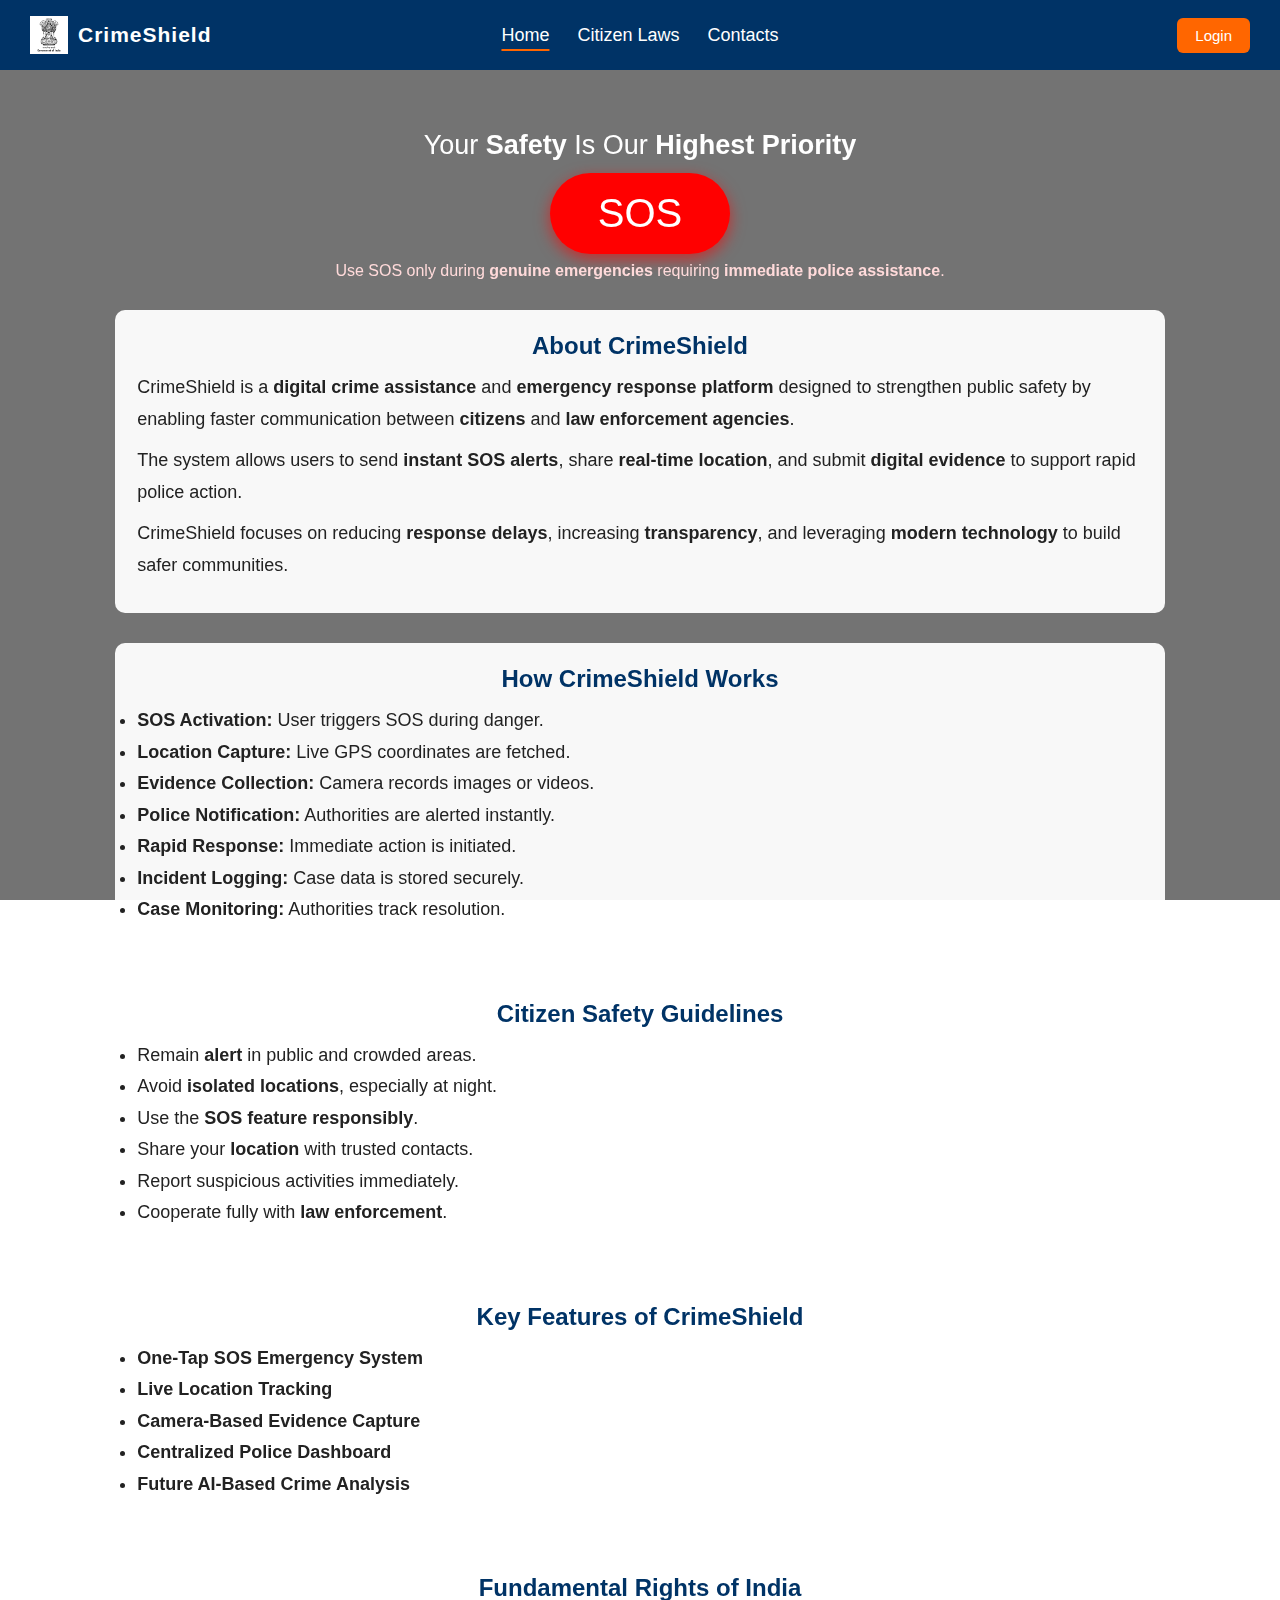
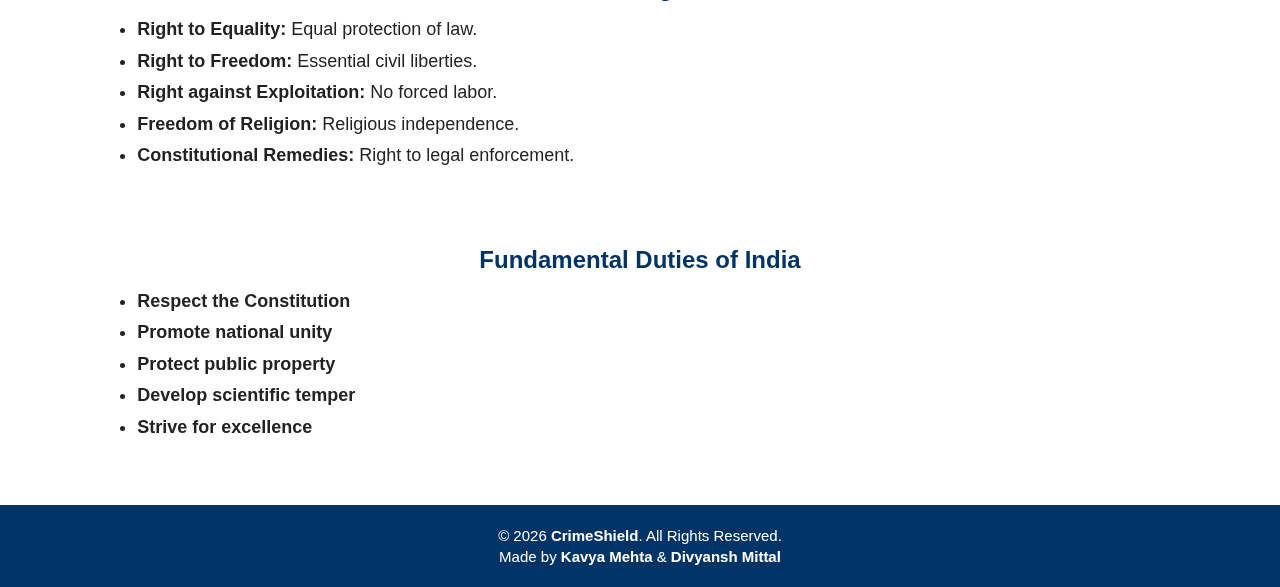
<file: index.html>
<!DOCTYPE html>
<html lang="en">
<head>
    <meta charset="UTF-8">
    <meta name="viewport" content="width=device-width, initial-scale=1.0">
    <title>CrimeShield - Home</title>
    <link rel="stylesheet" href="css/sos.css">
</head>
<body>

    <!-- FIXED NAVBAR -->
    <div class="navbar">
        <div class="logo">
            <img src="images/ashok_pillar.jpg" alt="Ashok Pillar">
            <span class="crime-title">CrimeShield</span>
        </div>

        <ul class="nav-links">
            <li><a href="index.html" class="active">Home</a></li>
            <li><a href="Citizen_Laws.html" class="nav-animate">Citizen Laws</a></li>
            <li><a href="Contacts.html">Contacts</a></li>
        </ul>

        <button class="login-btn" data-link="login_page.html">
    Login
</button>

    </div>

    <!-- PAGE CONTENT -->
    <div class="page-content" id="pageContent">

        <!-- SOS SECTION -->
        <div class="container">
            <div class="tagline">
                Your <strong>Safety</strong> Is Our <strong>Highest Priority</strong>
            </div>
            <button class="sos-btn" onclick="handleSOS()">SOS</button>
            <p class="emergency-note">
                Use SOS only during <strong>genuine emergencies</strong> requiring
                <strong>immediate police assistance</strong>.
            </p>
        </div>

        <!-- ABOUT -->
        <div class="info-section">
            <h2>About <strong>CrimeShield</strong></h2>
            <p>
                CrimeShield is a <strong>digital crime assistance</strong> and
                <strong>emergency response platform</strong> designed to strengthen
                public safety by enabling faster communication between
                <strong>citizens</strong> and <strong>law enforcement agencies</strong>.
            </p>
            <p>
                The system allows users to send <strong>instant SOS alerts</strong>,
                share <strong>real-time location</strong>, and submit
                <strong>digital evidence</strong> to support rapid police action.
            </p>
            <p>
                CrimeShield focuses on reducing <strong>response delays</strong>,
                increasing <strong>transparency</strong>, and leveraging
                <strong>modern technology</strong> to build safer communities.
            </p>
        </div>

        <!-- HOW IT WORKS -->
        <div class="info-section">
            <h2>How <strong>CrimeShield</strong> Works</h2>
            <ul>
                <li><strong>SOS Activation:</strong> User triggers SOS during danger.</li>
                <li><strong>Location Capture:</strong> Live GPS coordinates are fetched.</li>
                <li><strong>Evidence Collection:</strong> Camera records images or videos.</li>
                <li><strong>Police Notification:</strong> Authorities are alerted instantly.</li>
                <li><strong>Rapid Response:</strong> Immediate action is initiated.</li>
                <li><strong>Incident Logging:</strong> Case data is stored securely.</li>
                <li><strong>Case Monitoring:</strong> Authorities track resolution.</li>
            </ul>
        </div>

        <!-- SAFETY GUIDELINES -->
        <div class="info-section">
            <h2>Citizen <strong>Safety Guidelines</strong></h2>
            <ul>
                <li>Remain <strong>alert</strong> in public and crowded areas.</li>
                <li>Avoid <strong>isolated locations</strong>, especially at night.</li>
                <li>Use the <strong>SOS feature responsibly</strong>.</li>
                <li>Share your <strong>location</strong> with trusted contacts.</li>
                <li>Report suspicious activities immediately.</li>
                <li>Cooperate fully with <strong>law enforcement</strong>.</li>
            </ul>
        </div>

        <!-- KEY FEATURES -->
        <div class="info-section">
            <h2>Key <strong>Features</strong> of CrimeShield</h2>
            <ul>
                <li><strong>One-Tap SOS Emergency System</strong></li>
                <li><strong>Live Location Tracking</strong></li>
                <li><strong>Camera-Based Evidence Capture</strong></li>
                <li><strong>Centralized Police Dashboard</strong></li>
                <li><strong>Future AI-Based Crime Analysis</strong></li>
            </ul>
        </div>

        <!-- FUNDAMENTAL RIGHTS -->
        <div class="rights-section">
            <h2>Fundamental <strong>Rights</strong> of India</h2>
            <ul>
                <li><strong>Right to Equality:</strong> Equal protection of law.</li>
                <li><strong>Right to Freedom:</strong> Essential civil liberties.</li>
                <li><strong>Right against Exploitation:</strong> No forced labor.</li>
                <li><strong>Freedom of Religion:</strong> Religious independence.</li>
                <li><strong>Constitutional Remedies:</strong> Right to legal enforcement.</li>
            </ul>
        </div>

        <!-- FUNDAMENTAL DUTIES -->
        <div class="rights-section">
            <h2>Fundamental <strong>Duties</strong> of India</h2>
            <ul>
                <li><strong>Respect the Constitution</strong></li>
                <li><strong>Promote national unity</strong></li>
                <li><strong>Protect public property</strong></li>
                <li><strong>Develop scientific temper</strong></li>
                <li><strong>Strive for excellence</strong></li>
            </ul>
        </div>

        <!-- FOOTER -->
        <footer class="footer">
            <p>© 2026 <strong>CrimeShield</strong>. All Rights Reserved.</p>
            <p>Made by <strong>Kavya Mehta</strong> & <strong>Divyansh Mittal</strong></p>
        </footer>

    </div>

    <script src="js/sos.js"></script>
</body>
</html>
</file>
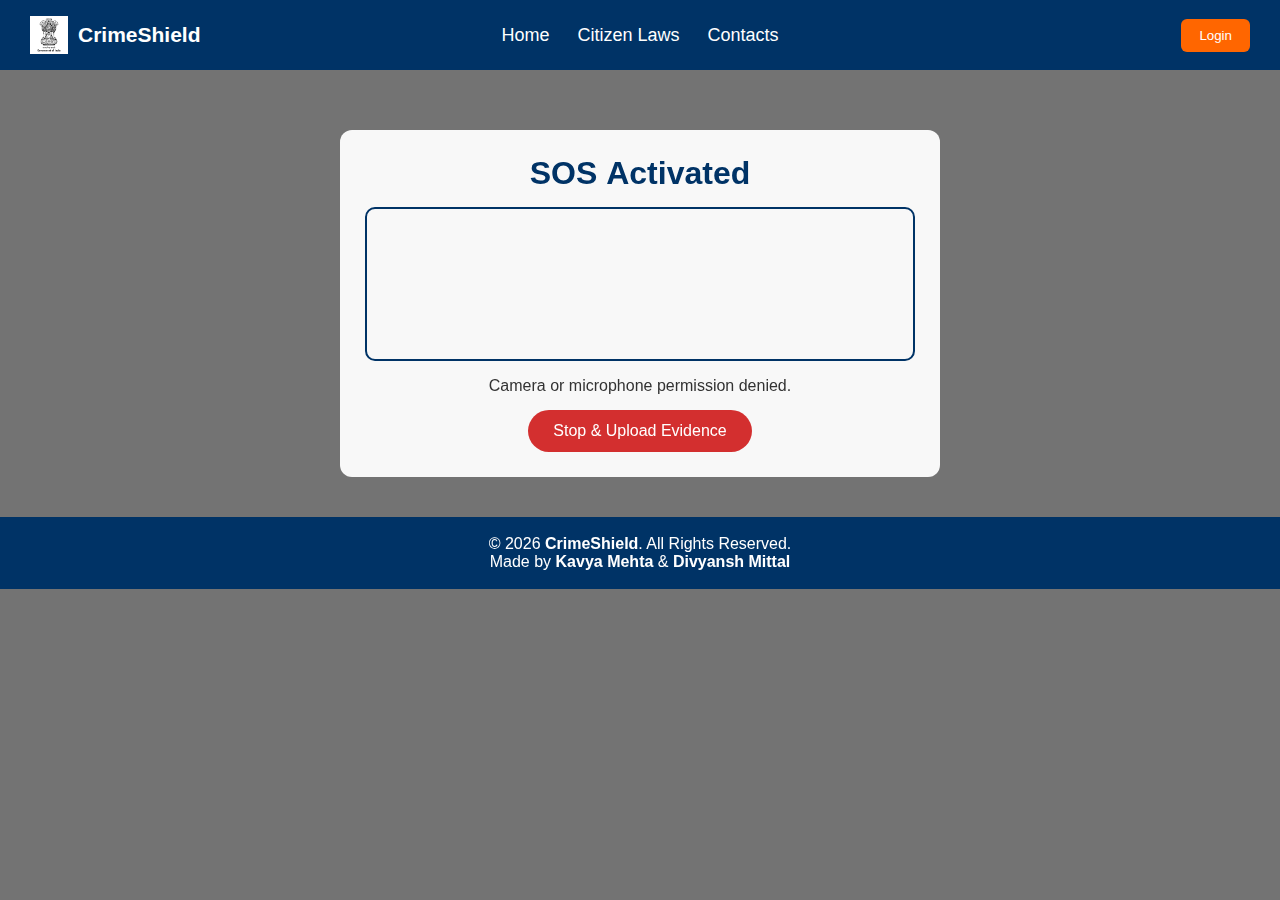
<file: camera.html>
<!DOCTYPE html>
<html lang="en">
<head>
    <meta charset="UTF-8">
    <title>CrimeShield - SOS Camera</title>
    <meta name="viewport" content="width=device-width, initial-scale=1.0">

    <!-- MAIN UI STYLE -->
    <link rel="stylesheet" href="css/camera.css">
</head>
<body>

<!-- FIXED NAVBAR -->
<div class="navbar">
    <div class="logo">
        <img src="images/ashok_pillar.jpg" alt="Ashok Pillar">
        <span class="crime-title">CrimeShield</span>
    </div>

    <ul class="nav-links">
        <li><a href="index.html">Home</a></li>
        <li><a href="Citizen_Laws.html">Citizen Laws</a></li>
        <li><a href="Contacts.html">Contacts</a></li>
    </ul>

    <button class="login-btn" data-link="login_page.html">
        Login
    </button>
</div>

<!-- PAGE CONTENT -->
<div class="page-content" id="pageContent">

    <div class="camera-container">
        <h1>SOS <strong>Activated</strong></h1>

        <video id="video" autoplay muted></video>

        <p class="status-text" id="status">
            Initializing emergency services...
        </p>

        <button class="stop-btn">
            Stop & Upload Evidence
        </button>
    </div>

    <!-- FOOTER -->
    <footer class="footer">
        <p>© 2026 <strong>CrimeShield</strong>. All Rights Reserved.</p>
        <p>Made by <strong>Kavya Mehta</strong> & <strong>Divyansh Mittal</strong></p>
    </footer>

</div>

<script src="js/camera.js"></script>
</body>
</html>
</file>
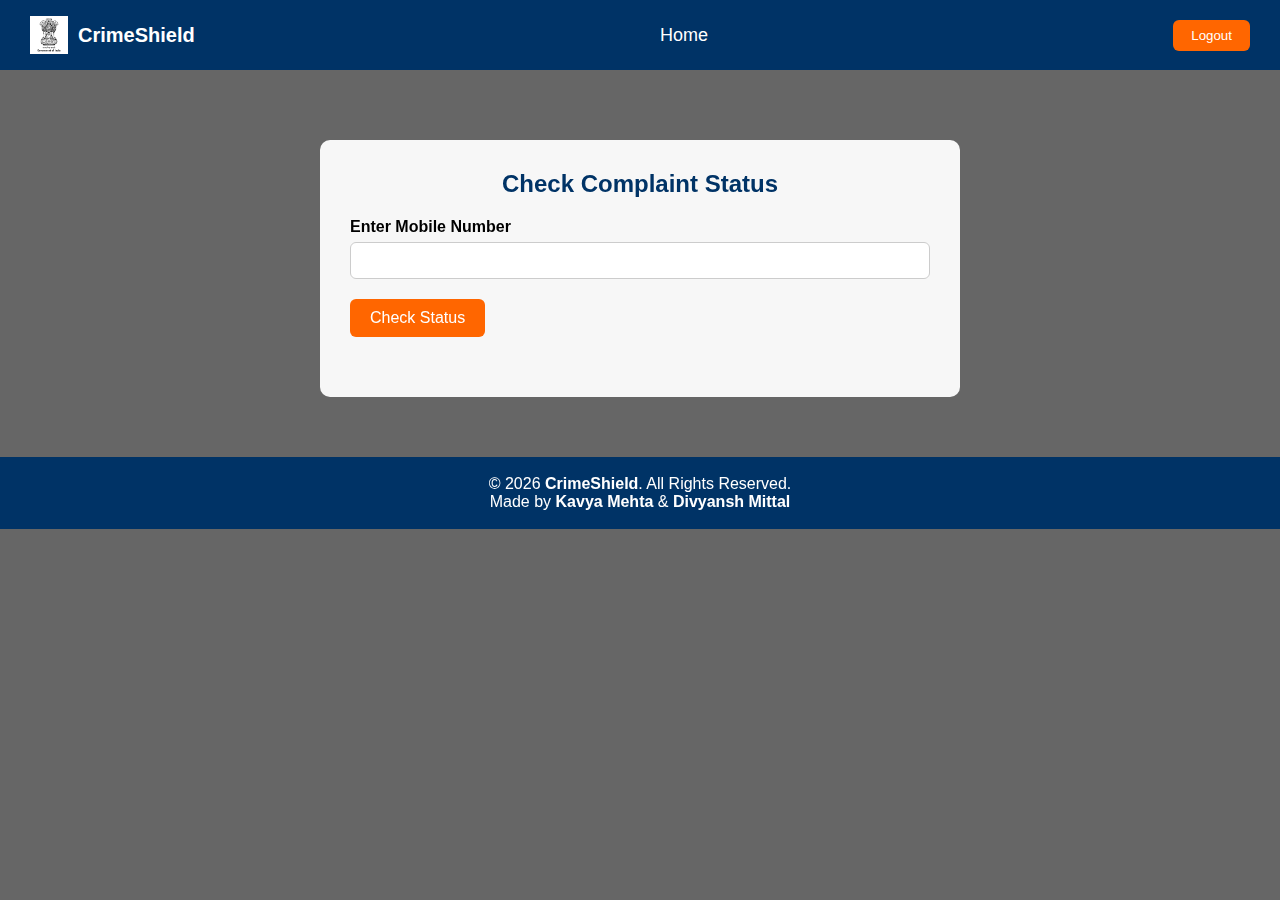
<file: check_status.html>
<!DOCTYPE html>
<html lang="en">
<head>
    <meta charset="UTF-8">
    <title>CrimeShield - Check Complaint Status</title>
    <meta name="viewport" content="width=device-width, initial-scale=1.0">

    <link rel="stylesheet" href="css/check_status.css">
</head>
<body>

<!-- NAVBAR -->
<div class="navbar">
    <a href="citizen_dashboard.html" class="logo">
        <img src="images/ashok_pillar.jpg" alt="Ashok Pillar">
        <span class="crime-title">CrimeShield</span>
    </a>

    <ul class="nav-links">
        <li><a href="citizen_dashboard.html">Home</a></li>
    </ul>

    <button class="login-btn" id="logoutBtn">Logout</button>
</div>

<!-- PAGE CONTENT -->
<div class="page-content" id="pageContent">

    <div class="form-container">
        <h2>Check <strong>Complaint Status</strong></h2>

        <form id="statusForm">
            <label>Enter Mobile Number</label>
            <input type="text" id="mobileInput" required>

            <button type="submit" class="submit-btn">
                Check Status
            </button>
        </form>

        <div id="results"></div>
    </div>

    <footer class="footer">
        <p>© 2026 <strong>CrimeShield</strong>. All Rights Reserved.</p>
        <p>Made by <strong>Kavya Mehta</strong> & <strong>Divyansh Mittal</strong></p>
    </footer>

</div>

<script src="js/check_status.js"></script>

</body>
</html>
</file>
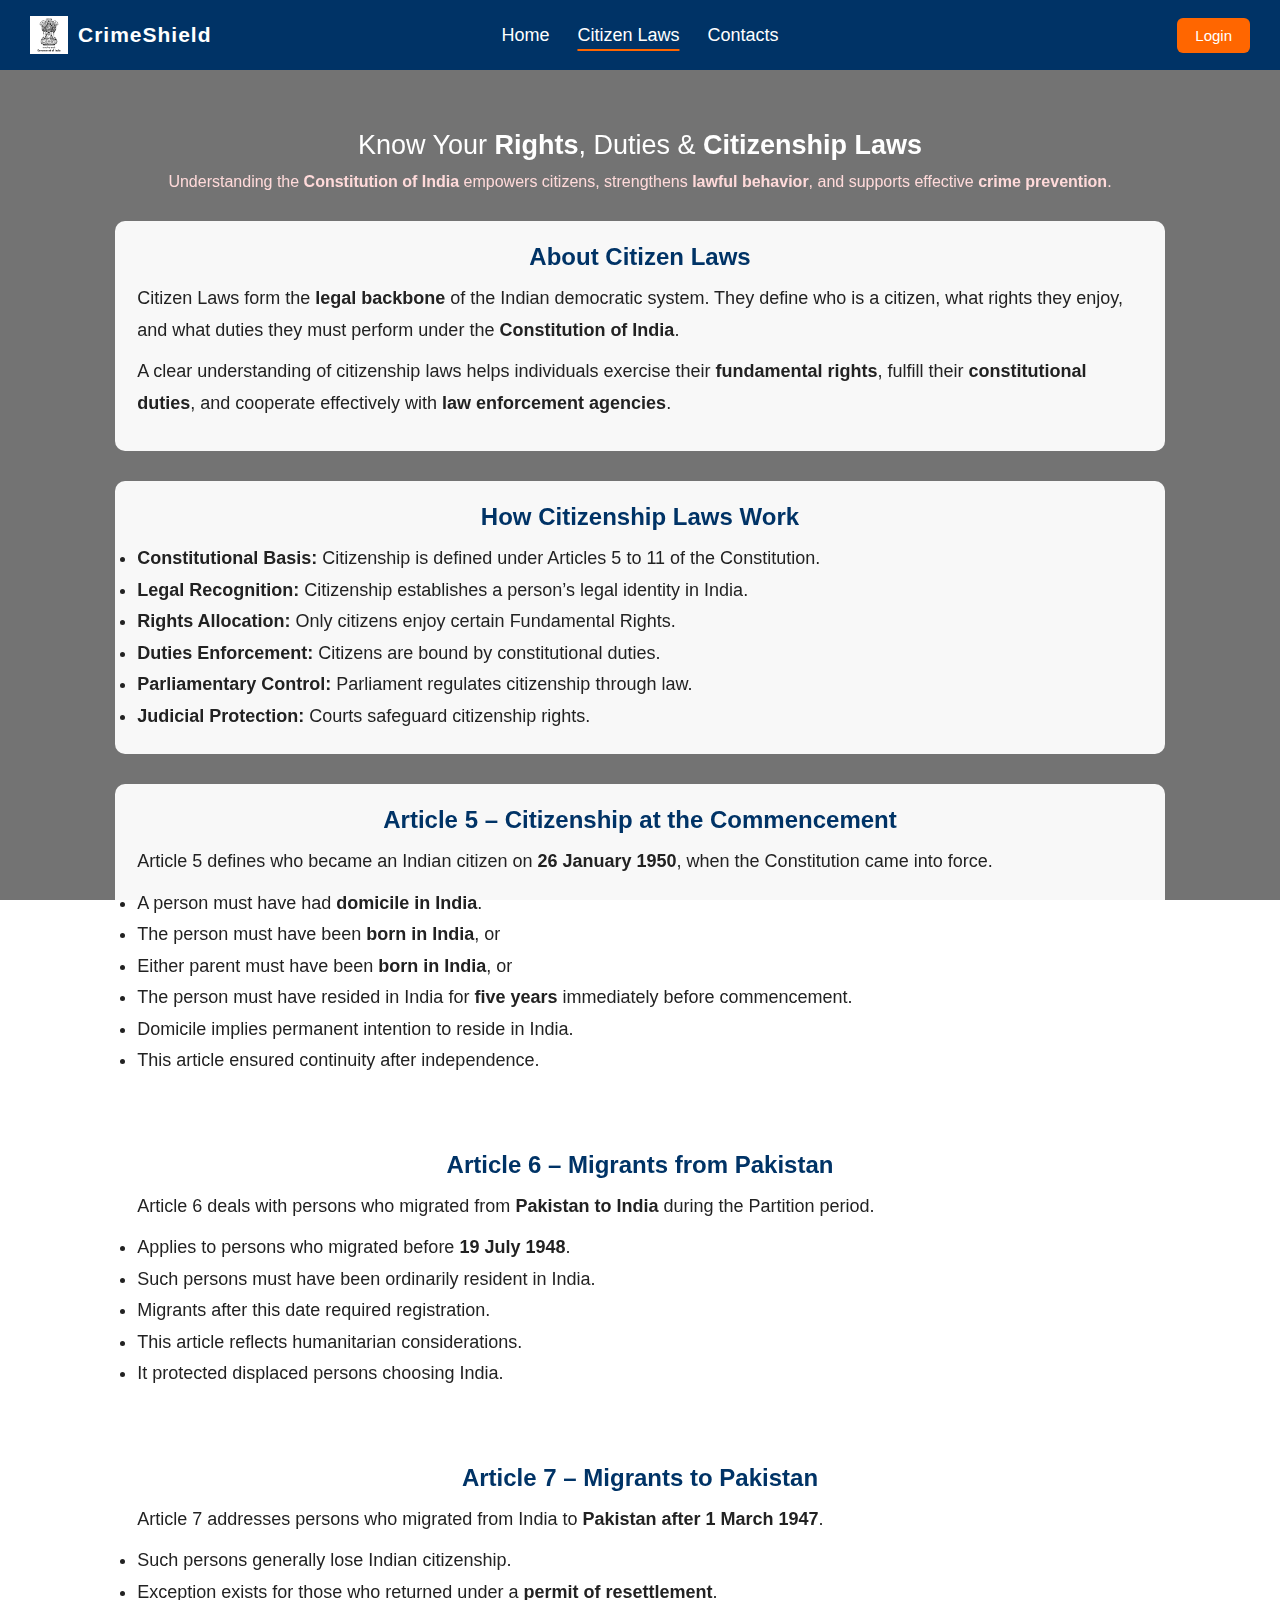
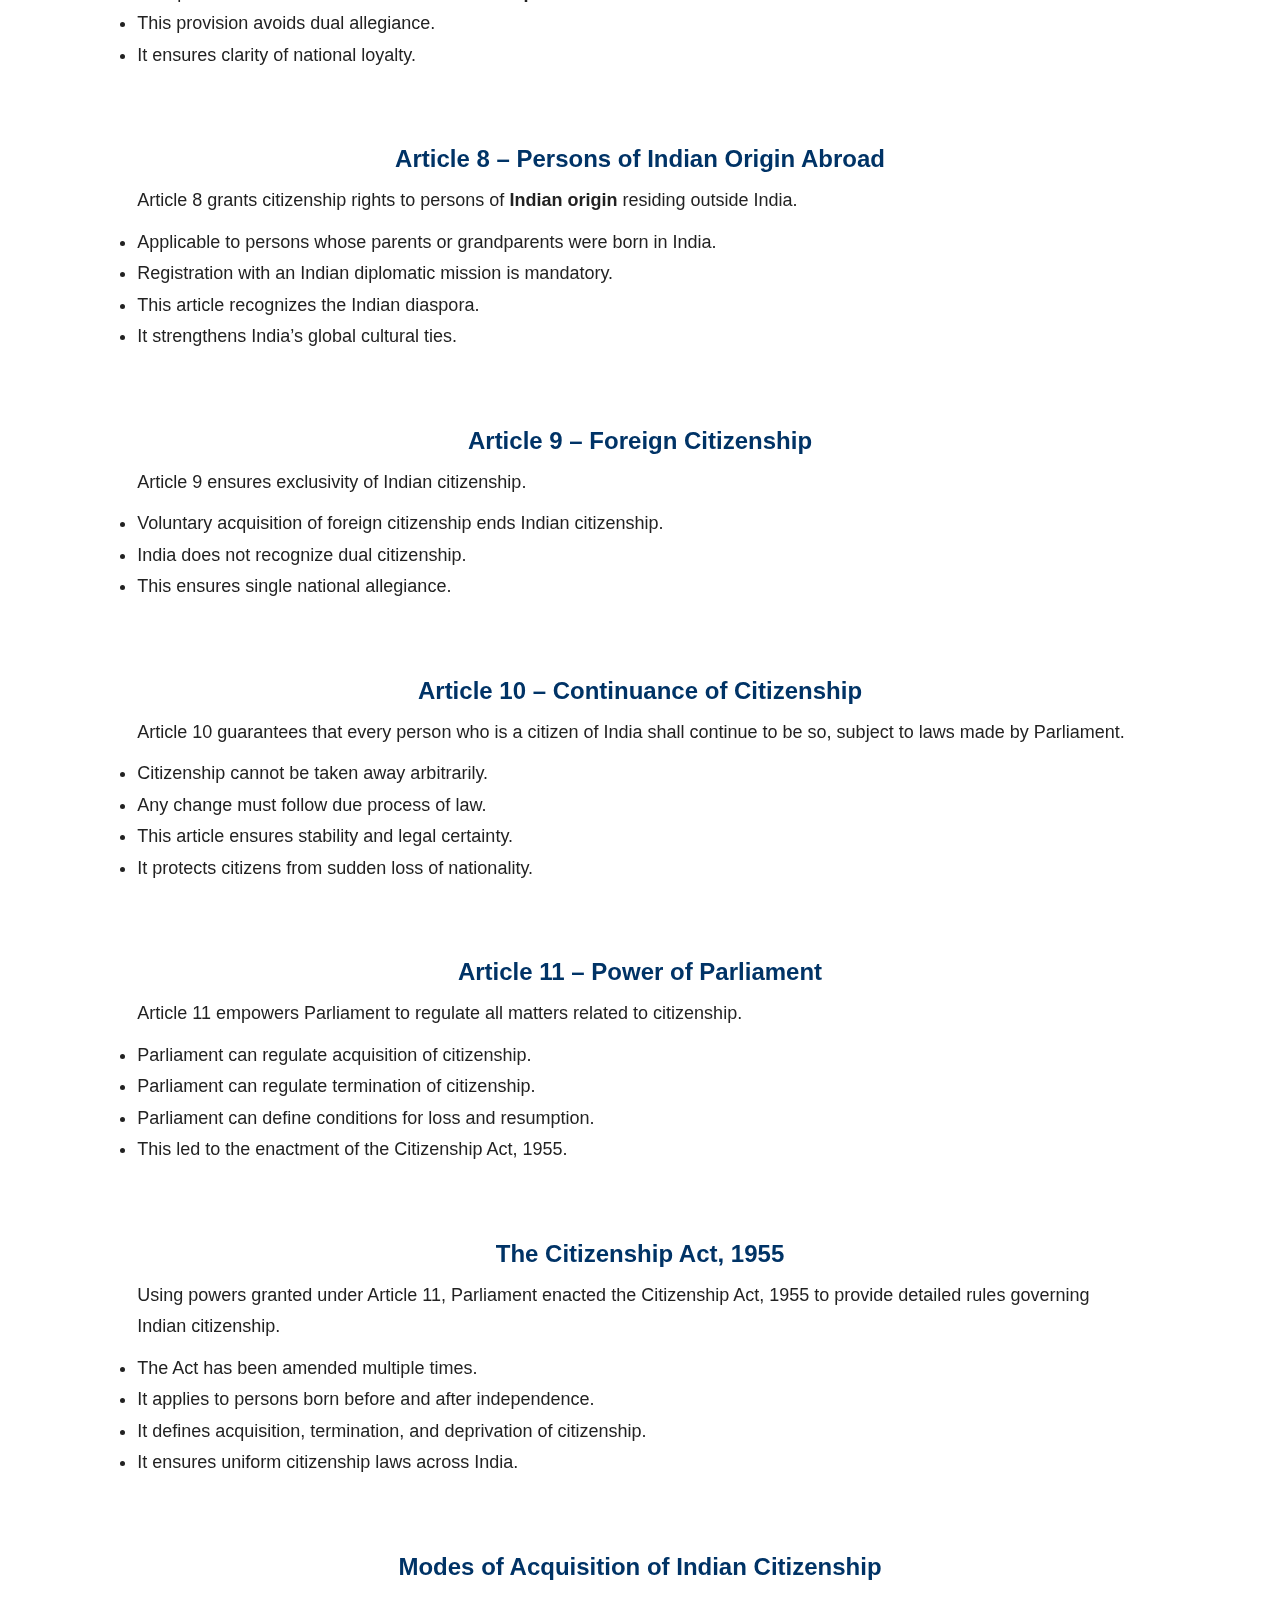
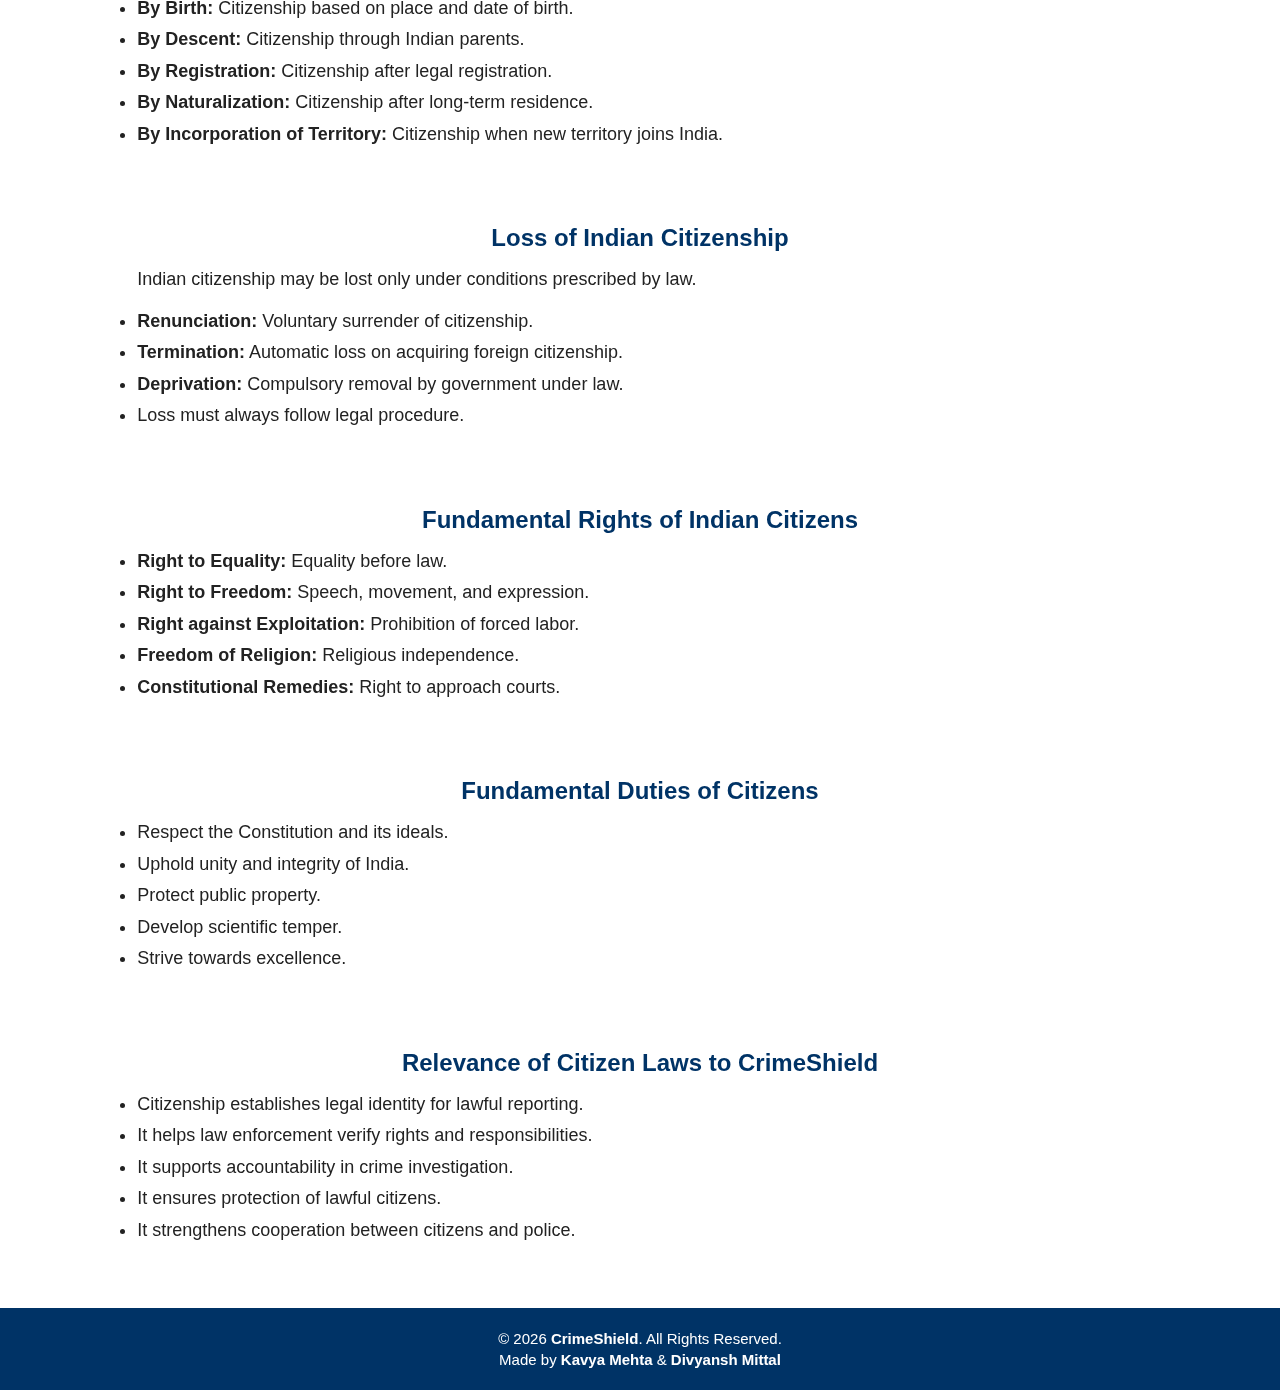
<file: Citizen_Laws.html>
<!DOCTYPE html>
<html lang="en">
<head>
    <meta charset="UTF-8">
    <meta name="viewport" content="width=device-width, initial-scale=1.0">
    <title>CrimeShield - Citizen Laws</title>
    <link rel="stylesheet" href="css/citizen_laws.css">
</head>
<body>

    <!-- FIXED NAVBAR (SAME AS HOME) -->
    <div class="navbar">
        <a href="index.html" class="logo">
            <img src="images/ashok_pillar.jpg" alt="Ashok Pillar">
            <span class="crime-title">CrimeShield</span>
        </a>

        <ul class="nav-links">
            <li><a href="index.html">Home</a></li>
            <li><a href="Citizen_Laws.html" class="active">Citizen Laws</a></li>
            <li><a href="Contacts.html">Contacts</a></li>
        </ul>

        <button class="login-btn" data-link="login_page.html">
    Login
</button>

    </div>

    <!-- PAGE CONTENT (ANIMATION TARGET) -->
    <div class="page-content" id="pageContent">

        <!-- INTRO / HERO SECTION (LIKE HOME PAGE) -->
        <div class="container">
            <div class="tagline">
                Know Your <strong>Rights</strong>, Duties & <strong>Citizenship Laws</strong>
            </div>
            <p class="emergency-note">
                Understanding the <strong>Constitution of India</strong> empowers citizens,
                strengthens <strong>lawful behavior</strong>, and supports effective
                <strong>crime prevention</strong>.
            </p>
        </div>

        <!-- ABOUT CITIZEN LAWS -->
        <div class="info-section">
            <h2>About <strong>Citizen Laws</strong></h2>
            <p>
                Citizen Laws form the <strong>legal backbone</strong> of the Indian
                democratic system. They define who is a citizen, what rights they enjoy,
                and what duties they must perform under the
                <strong>Constitution of India</strong>.
            </p>
            <p>
                A clear understanding of citizenship laws helps individuals exercise
                their <strong>fundamental rights</strong>, fulfill their
                <strong>constitutional duties</strong>, and cooperate effectively with
                <strong>law enforcement agencies</strong>.
            </p>
        </div>
        <!-- HOW CITIZEN LAWS WORK (EQUIVALENT TO HOME “HOW IT WORKS”) -->
        <div class="info-section">
            <h2>How <strong>Citizenship Laws</strong> Work</h2>
            <ul>
                <li><strong>Constitutional Basis:</strong> Citizenship is defined under Articles 5 to 11 of the Constitution.</li>
                <li><strong>Legal Recognition:</strong> Citizenship establishes a person’s legal identity in India.</li>
                <li><strong>Rights Allocation:</strong> Only citizens enjoy certain Fundamental Rights.</li>
                <li><strong>Duties Enforcement:</strong> Citizens are bound by constitutional duties.</li>
                <li><strong>Parliamentary Control:</strong> Parliament regulates citizenship through law.</li>
                <li><strong>Judicial Protection:</strong> Courts safeguard citizenship rights.</li>
            </ul>
        </div>

        <!-- ARTICLE 5 -->
        <div class="info-section">
            <h2>Article <strong>5</strong> – Citizenship at the Commencement</h2>
            <p>
                Article 5 defines who became an Indian citizen on
                <strong>26 January 1950</strong>, when the Constitution came into force.
            </p>
            <ul>
                <li>A person must have had <strong>domicile in India</strong>.</li>
                <li>The person must have been <strong>born in India</strong>, or</li>
                <li>Either parent must have been <strong>born in India</strong>, or</li>
                <li>The person must have resided in India for
                    <strong>five years</strong> immediately before commencement.</li>
                <li>Domicile implies permanent intention to reside in India.</li>
                <li>This article ensured continuity after independence.</li>
            </ul>
        </div>

        <!-- ARTICLE 6 -->
        <div class="info-section">
            <h2>Article <strong>6</strong> – Migrants from Pakistan</h2>
            <p>
                Article 6 deals with persons who migrated from
                <strong>Pakistan to India</strong> during the Partition period.
            </p>
            <ul>
                <li>Applies to persons who migrated before <strong>19 July 1948</strong>.</li>
                <li>Such persons must have been ordinarily resident in India.</li>
                <li>Migrants after this date required registration.</li>
                <li>This article reflects humanitarian considerations.</li>
                <li>It protected displaced persons choosing India.</li>
            </ul>
        </div>

        <!-- ARTICLE 7 -->
        <div class="info-section">
            <h2>Article <strong>7</strong> – Migrants to Pakistan</h2>
            <p>
                Article 7 addresses persons who migrated from India to
                <strong>Pakistan after 1 March 1947</strong>.
            </p>
            <ul>
                <li>Such persons generally lose Indian citizenship.</li>
                <li>Exception exists for those who returned under a
                    <strong>permit of resettlement</strong>.</li>
                <li>This provision avoids dual allegiance.</li>
                <li>It ensures clarity of national loyalty.</li>
            </ul>
        </div>

        <!-- ARTICLE 8 -->
        <div class="info-section">
            <h2>Article <strong>8</strong> – Persons of Indian Origin Abroad</h2>
            <p>
                Article 8 grants citizenship rights to persons of
                <strong>Indian origin</strong> residing outside India.
            </p>
            <ul>
                <li>Applicable to persons whose parents or grandparents were born in India.</li>
                <li>Registration with an Indian diplomatic mission is mandatory.</li>
                <li>This article recognizes the Indian diaspora.</li>
                <li>It strengthens India’s global cultural ties.</li>
            </ul>
        </div>

        <!-- ARTICLE 9 -->
        <div class="info-section">
            <h2>Article <strong>9</strong> – Foreign Citizenship</h2>
            <p>
                Article 9 ensures exclusivity of Indian citizenship.
            </p>
            <ul>
                <li>Voluntary acquisition of foreign citizenship ends Indian citizenship.</li>
                <li>India does not recognize dual citizenship.</li>
                <li>This ensures single national allegiance.</li>
            </ul>
        </div>
        <!-- ARTICLE 10 -->
        <div class="info-section">
            <h2>Article <strong>10</strong> – Continuance of Citizenship</h2>
            <p>
                Article 10 guarantees that every person who is a citizen of India shall
                continue to be so, subject to laws made by Parliament.
            </p>
            <ul>
                <li>Citizenship cannot be taken away arbitrarily.</li>
                <li>Any change must follow due process of law.</li>
                <li>This article ensures stability and legal certainty.</li>
                <li>It protects citizens from sudden loss of nationality.</li>
            </ul>
        </div>

        <!-- ARTICLE 11 -->
        <div class="info-section">
            <h2>Article <strong>11</strong> – Power of Parliament</h2>
            <p>
                Article 11 empowers Parliament to regulate all matters related to
                citizenship.
            </p>
            <ul>
                <li>Parliament can regulate acquisition of citizenship.</li>
                <li>Parliament can regulate termination of citizenship.</li>
                <li>Parliament can define conditions for loss and resumption.</li>
                <li>This led to the enactment of the Citizenship Act, 1955.</li>
            </ul>
        </div>

        <!-- CITIZENSHIP ACT -->
        <div class="info-section">
            <h2>The <strong>Citizenship Act, 1955</strong></h2>
            <p>
                Using powers granted under Article 11, Parliament enacted the Citizenship
                Act, 1955 to provide detailed rules governing Indian citizenship.
            </p>
            <ul>
                <li>The Act has been amended multiple times.</li>
                <li>It applies to persons born before and after independence.</li>
                <li>It defines acquisition, termination, and deprivation of citizenship.</li>
                <li>It ensures uniform citizenship laws across India.</li>
            </ul>
        </div>

        <!-- MODES OF ACQUISITION -->
        <div class="info-section">
            <h2>Modes of Acquisition of Indian Citizenship</h2>
            <ul>
                <li><strong>By Birth:</strong> Citizenship based on place and date of birth.</li>
                <li><strong>By Descent:</strong> Citizenship through Indian parents.</li>
                <li><strong>By Registration:</strong> Citizenship after legal registration.</li>
                <li><strong>By Naturalization:</strong> Citizenship after long-term residence.</li>
                <li><strong>By Incorporation of Territory:</strong> Citizenship when new territory joins India.</li>
            </ul>
        </div>

        <!-- LOSS OF CITIZENSHIP -->
        <div class="info-section">
            <h2>Loss of Indian Citizenship</h2>
            <p>
                Indian citizenship may be lost only under conditions prescribed by law.
            </p>
            <ul>
                <li><strong>Renunciation:</strong> Voluntary surrender of citizenship.</li>
                <li><strong>Termination:</strong> Automatic loss on acquiring foreign citizenship.</li>
                <li><strong>Deprivation:</strong> Compulsory removal by government under law.</li>
                <li>Loss must always follow legal procedure.</li>
            </ul>
        </div>

        <!-- FUNDAMENTAL RIGHTS (SAME FEATURE AS HOME PAGE) -->
        <div class="rights-section">
            <h2>Fundamental <strong>Rights</strong> of Indian Citizens</h2>
            <ul>
                <li><strong>Right to Equality:</strong> Equality before law.</li>
                <li><strong>Right to Freedom:</strong> Speech, movement, and expression.</li>
                <li><strong>Right against Exploitation:</strong> Prohibition of forced labor.</li>
                <li><strong>Freedom of Religion:</strong> Religious independence.</li>
                <li><strong>Constitutional Remedies:</strong> Right to approach courts.</li>
            </ul>
        </div>

        <!-- FUNDAMENTAL DUTIES (SAME FEATURE AS HOME PAGE) -->
        <div class="rights-section">
            <h2>Fundamental <strong>Duties</strong> of Citizens</h2>
            <ul>
                <li>Respect the Constitution and its ideals.</li>
                <li>Uphold unity and integrity of India.</li>
                <li>Protect public property.</li>
                <li>Develop scientific temper.</li>
                <li>Strive towards excellence.</li>
            </ul>
        </div>

        <!-- RELEVANCE TO CRIMESHIELD -->
        <div class="info-section">
            <h2>Relevance of <strong>Citizen Laws</strong> to CrimeShield</h2>
            <ul>
                <li>Citizenship establishes legal identity for lawful reporting.</li>
                <li>It helps law enforcement verify rights and responsibilities.</li>
                <li>It supports accountability in crime investigation.</li>
                <li>It ensures protection of lawful citizens.</li>
                <li>It strengthens cooperation between citizens and police.</li>
            </ul>
        </div>

        <!-- FOOTER -->
        <footer class="footer">
            <p>© 2026 <strong>CrimeShield</strong>. All Rights Reserved.</p>
            <p>Made by <strong>Kavya Mehta</strong> & <strong>Divyansh Mittal</strong></p>
        </footer>

    </div>

    <script src="js/citizen_laws.js"></script>
</body>
</html>
</file>
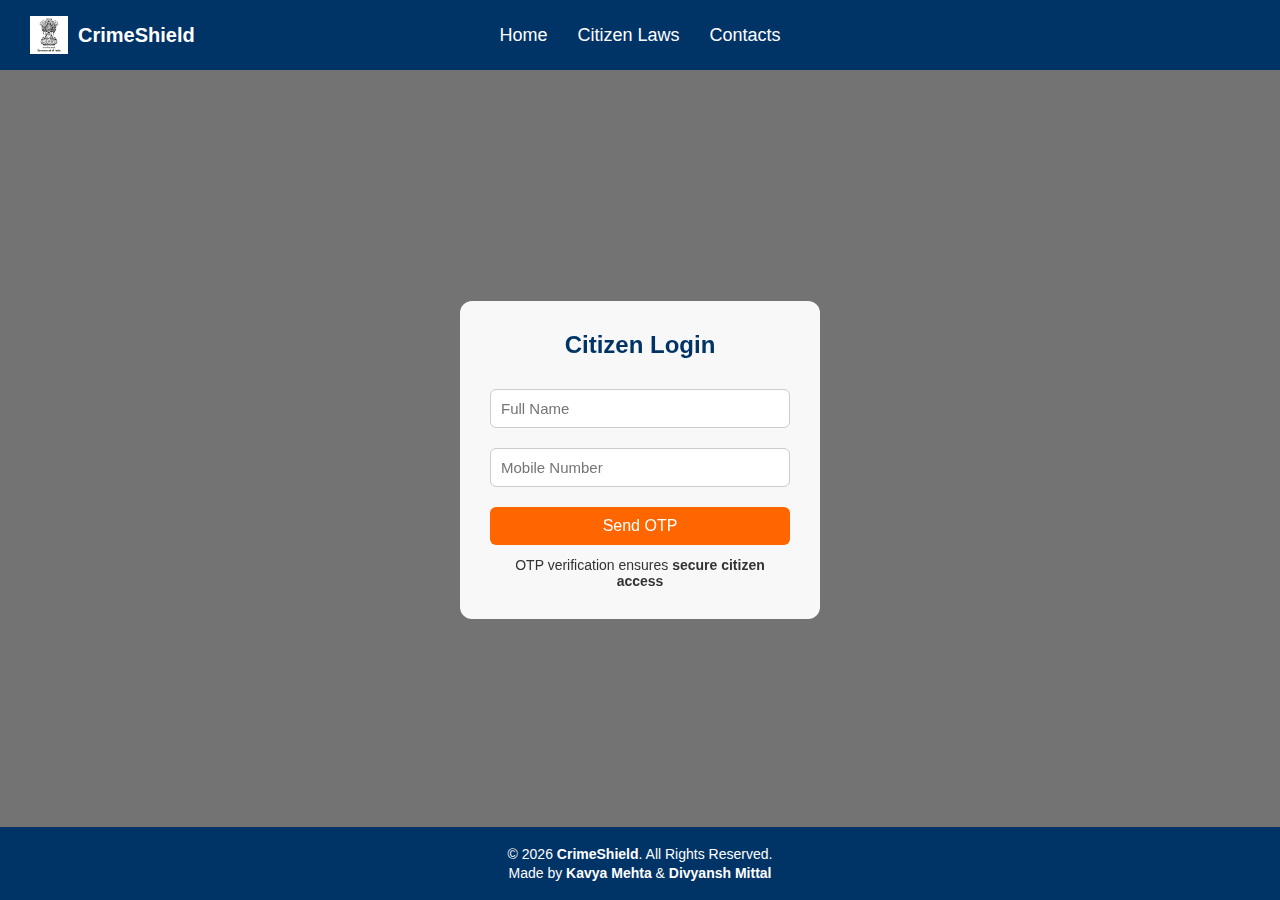
<file: citizen_login.html>
<!DOCTYPE html>
<html lang="en">
<head>
    <meta charset="UTF-8">
    <meta name="viewport" content="width=device-width, initial-scale=1.0">
    <title>CrimeShield - Citizen Login</title>

    <link rel="stylesheet" href="css/citizen_login.css">
</head>
<body>

    <!-- NAVBAR -->
    <div class="navbar">
        <div class="logo" data-link="index.html">
            <img src="images/ashok_pillar.jpg" alt="Ashok Pillar">
            <span class="crime-title">CrimeShield</span>
        </div>

        <ul class="nav-links">
            <li><a href="index.html">Home</a></li>
            <li><a href="Citizen_Laws.html">Citizen Laws</a></li>
            <li><a href="Contacts.html">Contacts</a></li>
        </ul>
    </div>

    <!-- PAGE CONTENT -->
    <div class="page-content" id="pageContent">

        <div class="login-box">
            <h2>Citizen Login</h2>

            <input type="text" id="citizenName" placeholder="Full Name">
            <input type="text" id="citizenMobile" placeholder="Mobile Number">

            <button class="primary-btn" id="sendOtpBtn">
                Send OTP
            </button>

            <input type="text" id="citizenOtp"
                   placeholder="Enter OTP"
                   class="hidden">

            <button class="primary-btn hidden" id="verifyOtpBtn">
                Verify OTP
            </button>

            <p class="info-text">
                OTP verification ensures <strong>secure citizen access</strong>
            </p>
        </div>

        <!-- FOOTER -->
        <footer class="footer">
            <p>© 2026 <strong>CrimeShield</strong>. All Rights Reserved.</p>
            <p>Made by <strong>Kavya Mehta</strong> & <strong>Divyansh Mittal</strong></p>
        </footer>

    </div>

    <script src="js/citizen_login.js"></script>
</body>
</html>
</file>
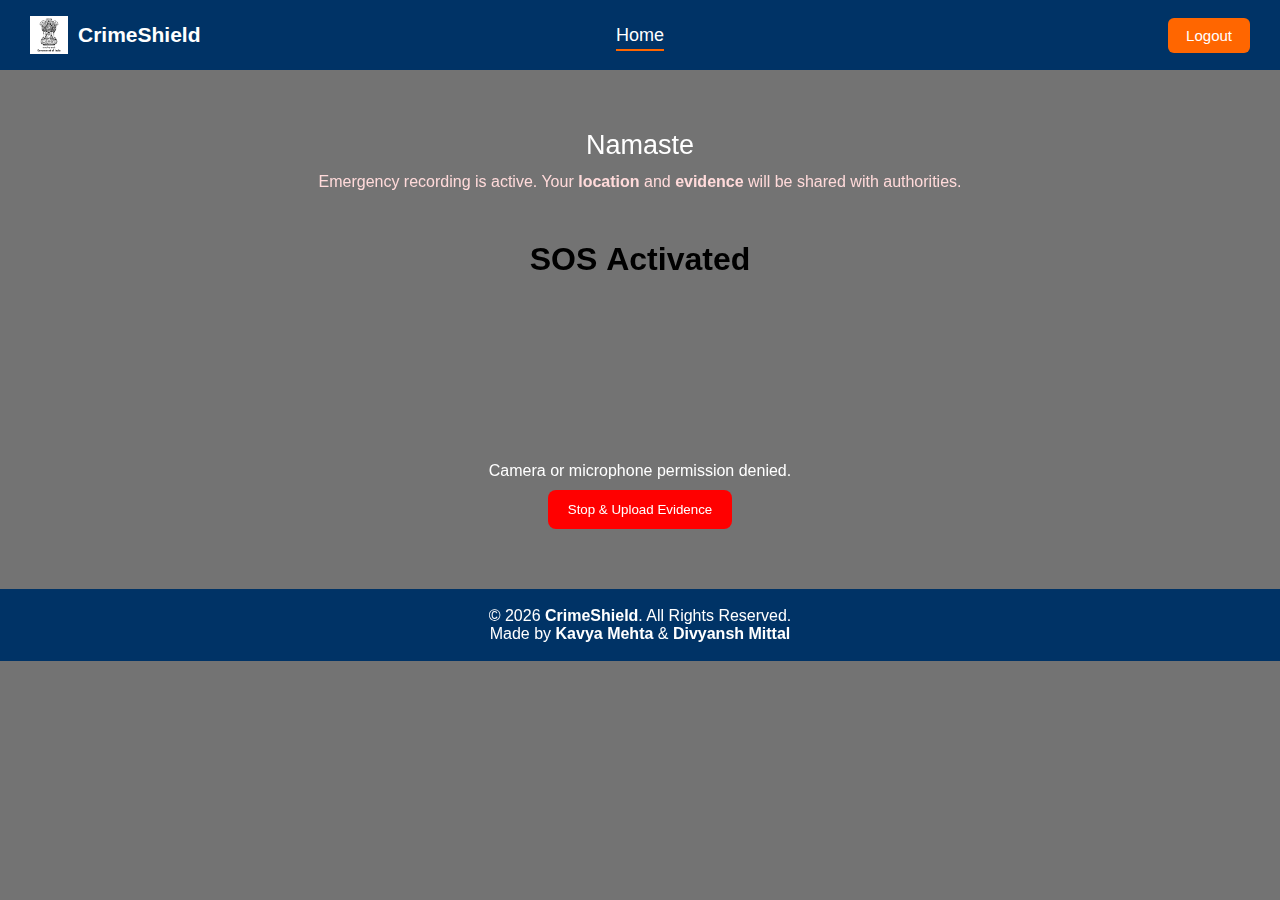
<file: citizen_sos.html>
<!DOCTYPE html>
<html lang="en">
<head>
    <meta charset="UTF-8">
    <title>CrimeShield - Citizen SOS</title>
    <meta name="viewport" content="width=device-width, initial-scale=1.0">

    <link rel="stylesheet" href="css/citizen_sos.css">
</head>
<body>

<!-- NAVBAR -->
<div class="navbar">
    <a href="citizen_dashboard.html" class="logo">
        <img src="images/ashok_pillar.jpg" alt="Ashok Pillar">
        <span class="crime-title">CrimeShield</span>
    </a>

    <ul class="nav-links">
        <li><a href="citizen_dashboard.html" class="active">Home</a></li>
    </ul>

    <button class="login-btn" id="logoutBtn">Logout</button>
</div>

<!-- PAGE -->
<div class="page-content" id="pageContent">

    <div class="container">
        <div class="tagline">
            Namaste <strong id="usernameDisplay"></strong>
        </div>
        <p class="emergency-note">
            Emergency recording is active. Your
            <strong>location</strong> and <strong>evidence</strong>
            will be shared with authorities.
        </p>
    </div>

    <!-- CAMERA AREA -->
    <div class="camera-container">
        <h1>SOS <strong>Activated</strong></h1>

        <video id="video" autoplay muted></video>

        <p class="status-text" id="status">
            Initializing emergency services...
        </p>

        <button class="stop-btn">
            Stop & Upload Evidence
        </button>
    </div>

    <!-- FOOTER -->
    <footer class="footer">
        <p>© 2026 <strong>CrimeShield</strong>. All Rights Reserved.</p>
        <p>Made by <strong>Kavya Mehta</strong> & <strong>Divyansh Mittal</strong></p>
    </footer>

</div>

<script src="js/camera.js"></script>
<script src="js/citizen_sos.js"></script>

</body>
</html>
</file>
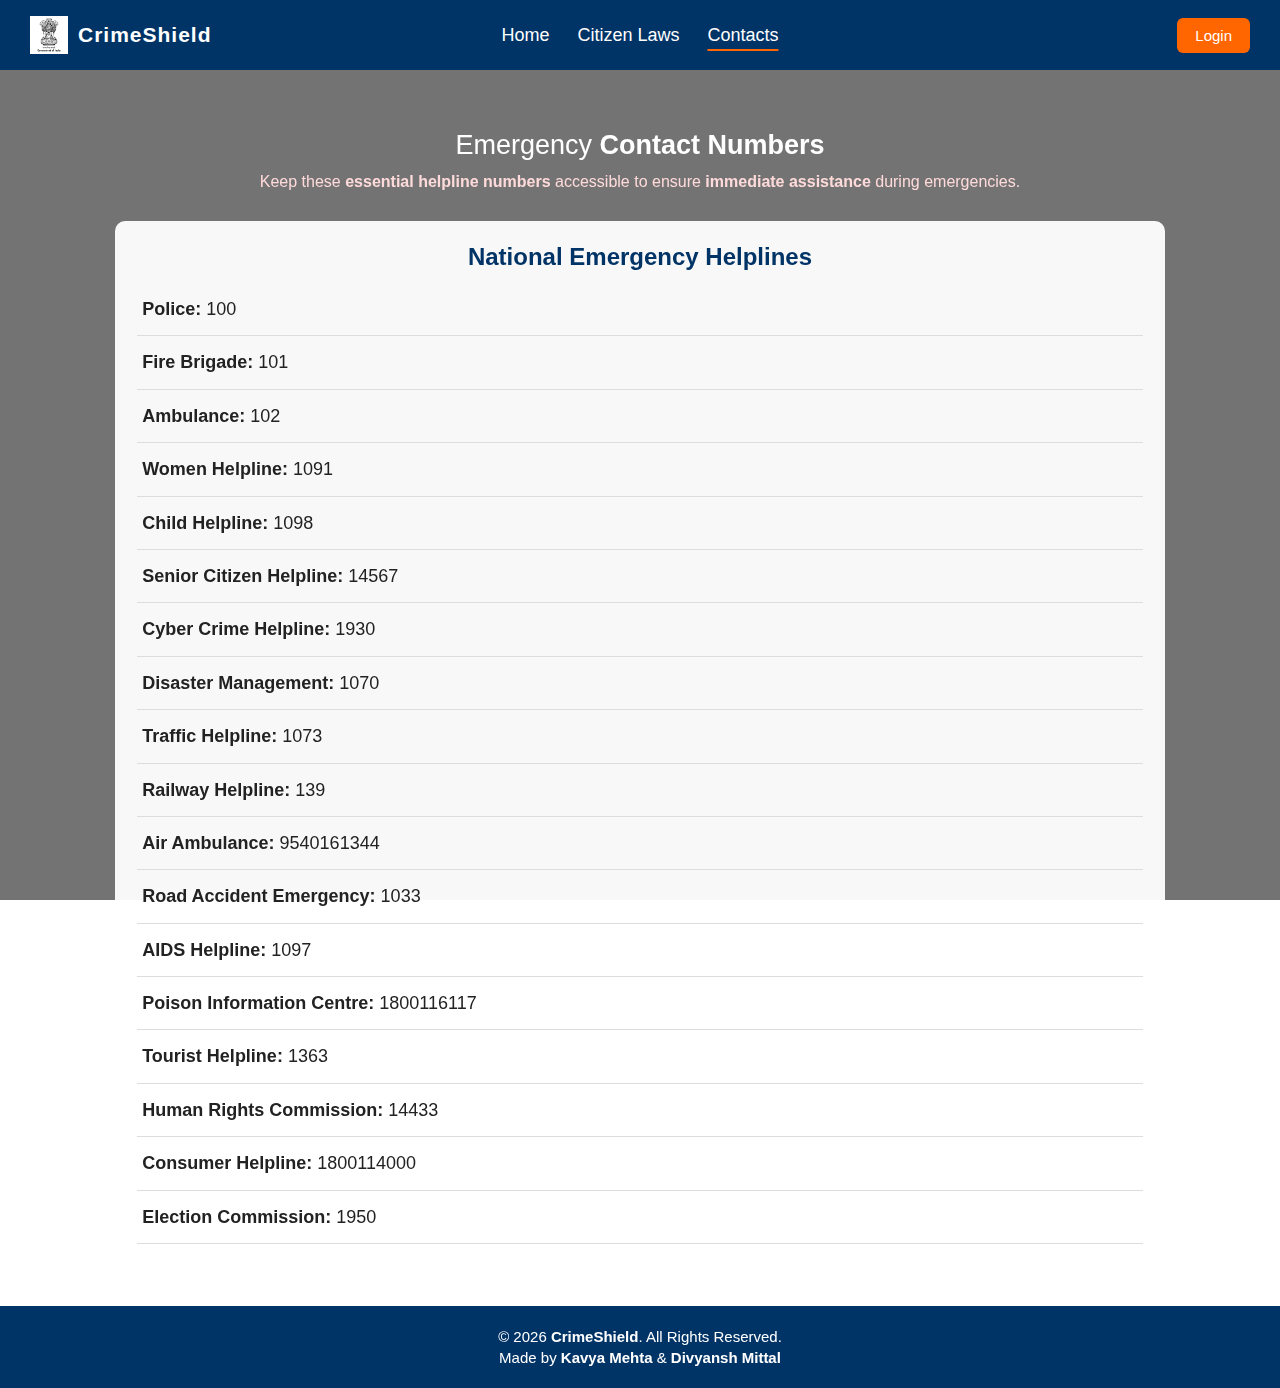
<file: Contacts.html>
<!DOCTYPE html>
<html lang="en">
<head>
    <meta charset="UTF-8">
    <meta name="viewport" content="width=device-width, initial-scale=1.0">
    <title>CrimeShield - Emergency Contacts</title>
    <link rel="stylesheet" href="css/contacts.css">
</head>
<body>

    <!-- FIXED NAVBAR -->
    <div class="navbar">
        <a href="index.html" class="logo">
            <img src="images/ashok_pillar.jpg" alt="Ashok Pillar">
            <span class="crime-title">CrimeShield</span>
        </a>

        <ul class="nav-links">
            <li><a href="index.html">Home</a></li>
            <li><a href="Citizen_Laws.html">Citizen Laws</a></li>
            <li><a href="Contacts.html" class="active">Contacts</a></li>
        </ul>

        <button class="login-btn" data-link="login_page.html">
            Login
        </button>
    </div>

    <!-- PAGE CONTENT (ANIMATION TARGET) -->
    <div class="page-content" id="pageContent">

        <!-- INTRO SECTION -->
        <div class="container">
            <div class="tagline">
                Emergency <strong>Contact Numbers</strong>
            </div>
            <p class="emergency-note">
                Keep these <strong>essential helpline numbers</strong> accessible to
                ensure <strong>immediate assistance</strong> during emergencies.
            </p>
        </div>

        <!-- CONTACT LIST -->
        <div class="info-section">
            <h2>National <strong>Emergency Helplines</strong></h2>
            <ul class="contact-list">
                <li><strong>Police:</strong> 100</li>
                <li><strong>Fire Brigade:</strong> 101</li>
                <li><strong>Ambulance:</strong> 102</li>
                <li><strong>Women Helpline:</strong> 1091</li>
                <li><strong>Child Helpline:</strong> 1098</li>
                <li><strong>Senior Citizen Helpline:</strong> 14567</li>
                <li><strong>Cyber Crime Helpline:</strong> 1930</li>
                <li><strong>Disaster Management:</strong> 1070</li>
                <li><strong>Traffic Helpline:</strong> 1073</li>
                <li><strong>Railway Helpline:</strong> 139</li>
                <li><strong>Air Ambulance:</strong> 9540161344</li>
                <li><strong>Road Accident Emergency:</strong> 1033</li>
                <li><strong>AIDS Helpline:</strong> 1097</li>
                <li><strong>Poison Information Centre:</strong> 1800116117</li>
                <li><strong>Tourist Helpline:</strong> 1363</li>
                <li><strong>Human Rights Commission:</strong> 14433</li>
                <li><strong>Consumer Helpline:</strong> 1800114000</li>
                <li><strong>Election Commission:</strong> 1950</li>
            </ul>
        </div>

        <!-- FOOTER -->
        <footer class="footer">
            <p>© 2026 <strong>CrimeShield</strong>. All Rights Reserved.</p>
            <p>Made by <strong>Kavya Mehta</strong> & <strong>Divyansh Mittal</strong></p>
        </footer>

    </div>

    <script src="js/contacts.js"></script>
</body>
</html>
</file>
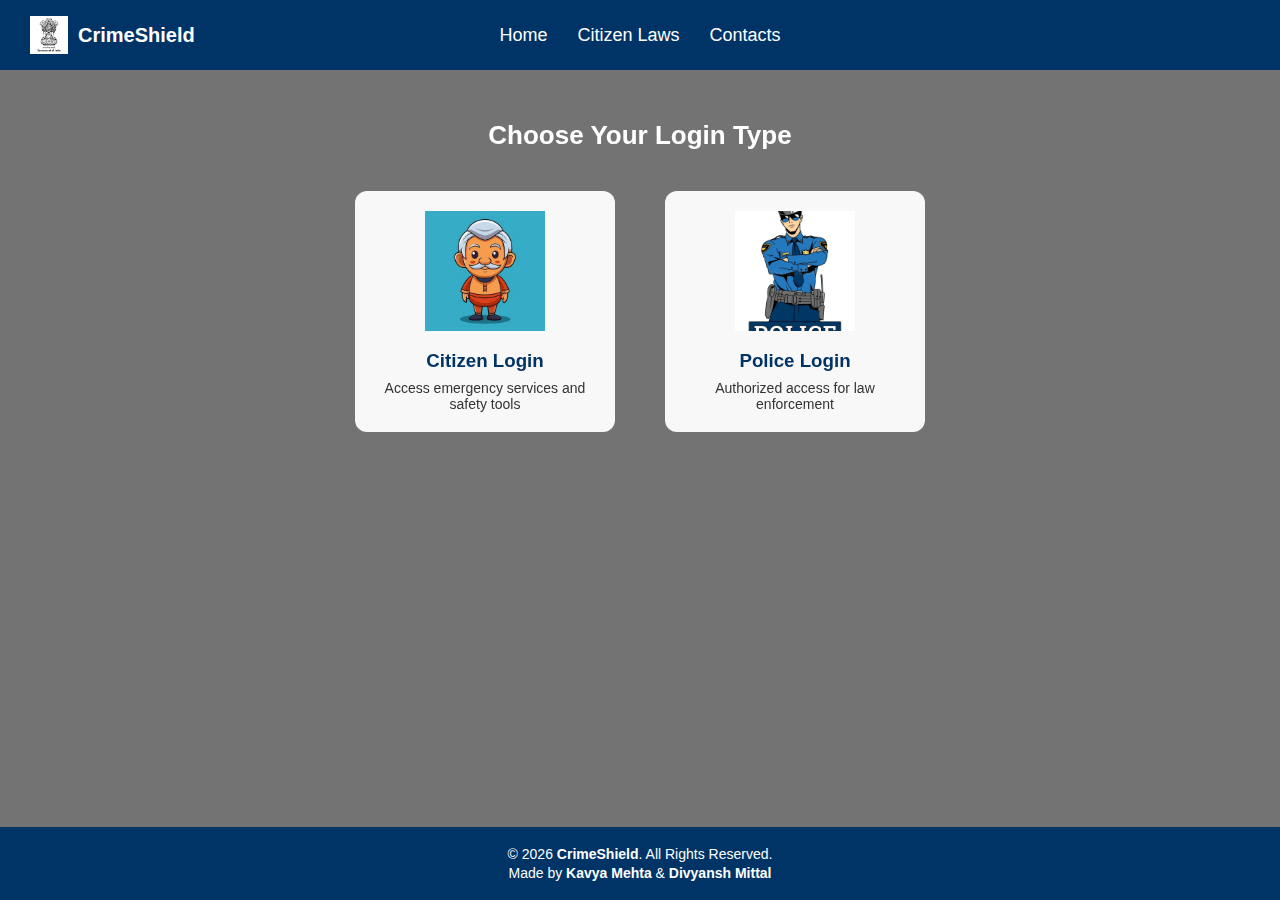
<file: login_page.html>
<!DOCTYPE html>
<html lang="en">
<head>
    <meta charset="UTF-8">
    <meta name="viewport" content="width=device-width, initial-scale=1.0">
    <title>CrimeShield - Select Login</title>

    <link rel="stylesheet" href="css/login.css">
</head>
<body>

    <!-- NAVBAR -->
    <div class="navbar">
        <div class="logo" data-link="index.html">
            <img src="images/ashok_pillar.jpg" alt="Ashok Pillar">
            <span class="crime-title">CrimeShield</span>
        </div>

        <ul class="nav-links">
            <li><a href="index.html">Home</a></li>
            <li><a href="Citizen_Laws.html">Citizen Laws</a></li>
            <li><a href="Contacts.html">Contacts</a></li>
        </ul>
    </div>

    <!-- PAGE CONTENT -->
    <div class="page-content" id="pageContent">

        <h2 class="select-title">Choose Your Login Type</h2>

        <div class="role-container">

            <!-- CITIZEN -->
            <div class="role-card" data-link="citizen_login.html">
                <img src="images/citizen.png" alt="Citizen Login">
                <h3>Citizen Login</h3>
                <p>Access emergency services and safety tools</p>
            </div>

            <!-- POLICE -->
            <div class="role-card" data-link="police_login.html">
                <img src="images/police.png" alt="Police Login">
                <h3>Police Login</h3>
                <p>Authorized access for law enforcement</p>
            </div>

        </div>

        <!-- FOOTER -->
        <footer class="footer">
            <p>© 2026 <strong>CrimeShield</strong>. All Rights Reserved.</p>
            <p>Made by <strong>Kavya Mehta</strong> & <strong>Divyansh Mittal</strong></p>
        </footer>

    </div>

    <script src="js/login.js"></script>
</body>
</html>
</file>
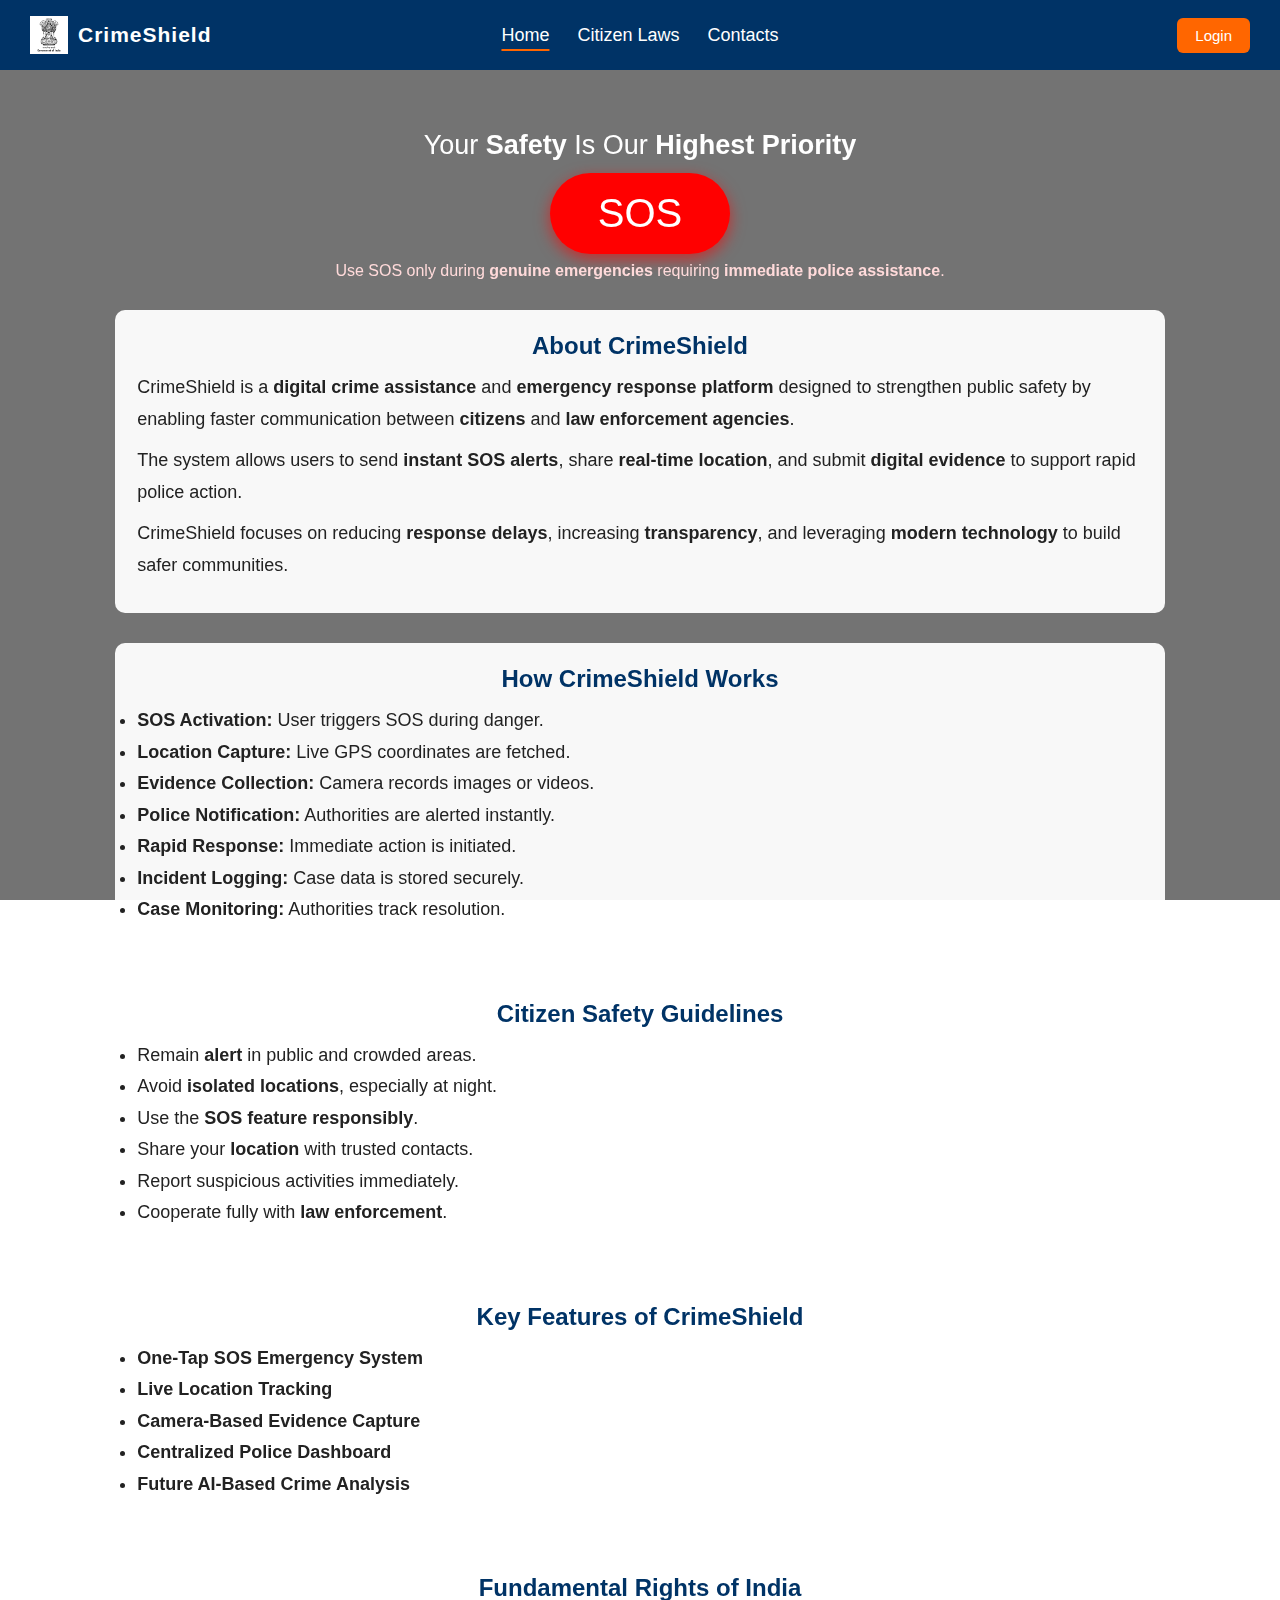
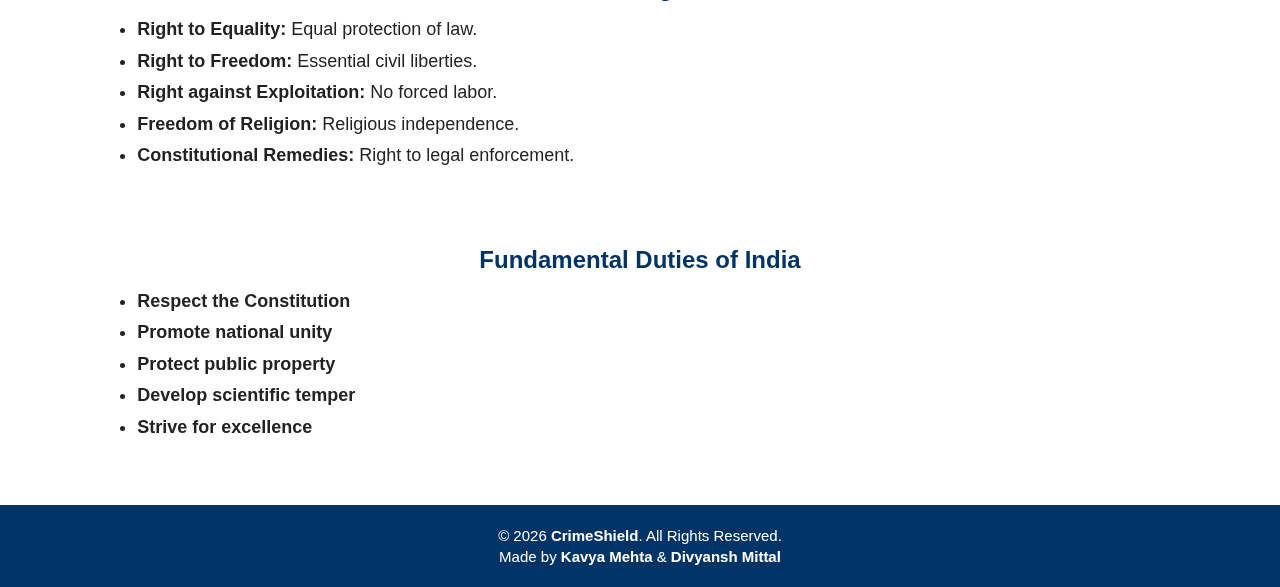
<file: police_file_complaint.html>
<!DOCTYPE html>
<html lang="en">
<head>
    <meta charset="UTF-8">
    <title>CrimeShield - File Complaint</title>
    <meta name="viewport" content="width=device-width, initial-scale=1.0">

    <link rel="stylesheet" href="css/police_dashboard.css">
</head>
<body>

<!-- ================= NAVBAR ================= -->
<div class="navbar">
    <a href="police_dashboard.html" class="logo">
        <img src="images/ashok_pillar.jpg" alt="Ashok Pillar">
        <span class="crime-title">CrimeShield</span>
    </a>

    <ul class="nav-links">
        <li><a href="police_dashboard.html">Home</a></li>
    </ul>

    <button class="login-btn" id="logoutBtn">
        Logout
    </button>
</div>

<!-- ================= PAGE CONTENT ================= -->
<div class="page-content">

    <div class="service-section">
        <h2>Register <strong>Complaint</strong></h2>

        <!-- FORM CARD -->
        <div class="form-card">

            <input type="text" id="victimName"
                   placeholder="Victim Name">

            <input type="text" id="victimMobile"
                   placeholder="Victim Mobile Number">

            <input type="text" id="complaintTitle"
                   placeholder="Complaint Title">

            <textarea id="complaintDescription"
                      placeholder="Complaint Description"></textarea>

            <div class="location-row">
                <input type="number" id="complaintLat"
                       placeholder="Latitude (optional)">

                <input type="number" id="complaintLng"
                       placeholder="Longitude (optional)">
            </div>

            <button class="action-btn"
                    id="submitPoliceComplaint">
                Submit Complaint
            </button>

        </div>
    </div>

    <!-- ================= FOOTER ================= -->
    <footer class="footer">
        <p>© 2026 <strong>CrimeShield</strong>. All Rights Reserved.</p>
        <p>Made by <strong>Kavya Mehta</strong> & <strong>Divyansh Mittal</strong></p>
    </footer>

</div>

<script src="js/police_file_complaint.js"></script>

</body>
</html>
</file>
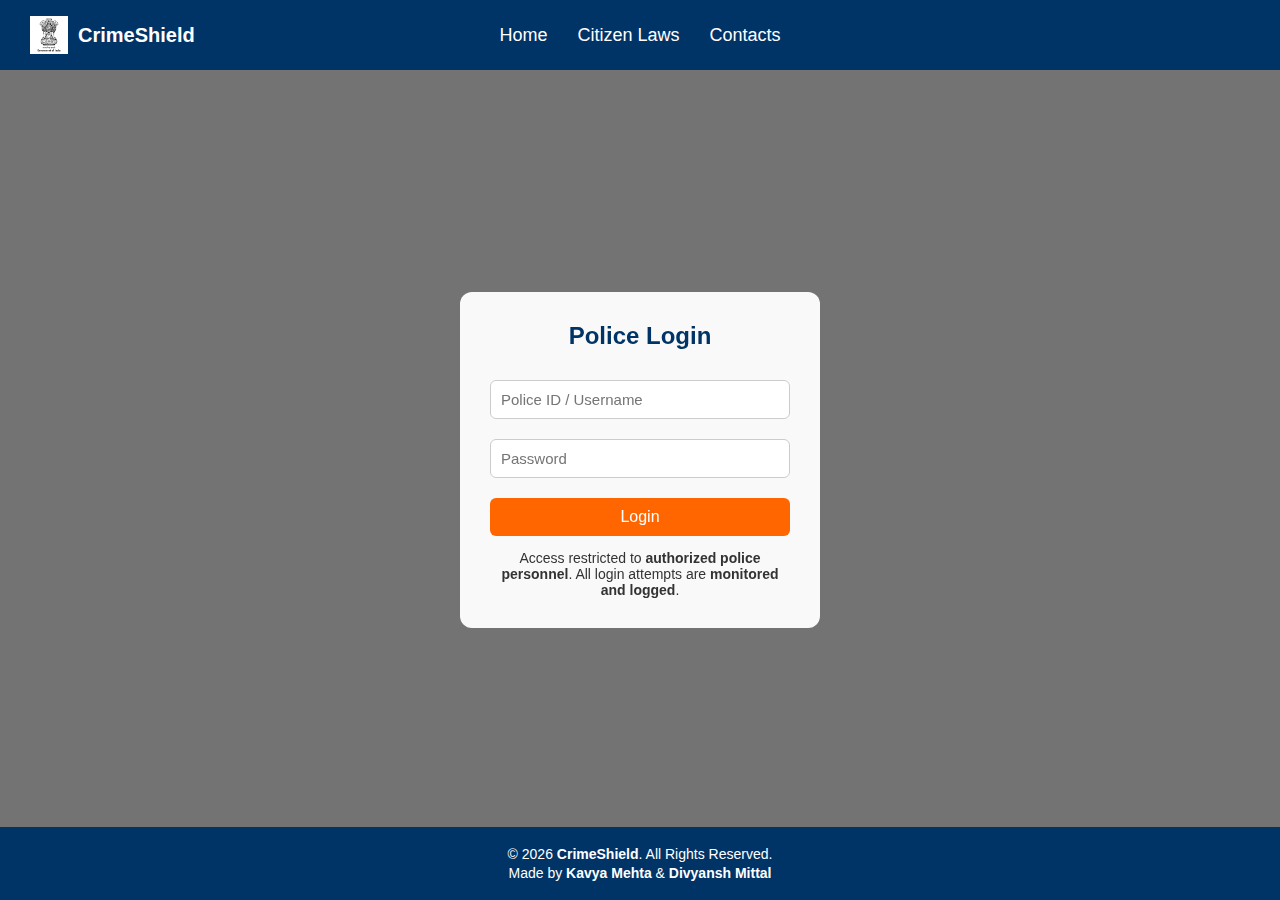
<file: police_login.html>
<!DOCTYPE html>
<html lang="en">
<head>
    <meta charset="UTF-8">
    <meta name="viewport" content="width=device-width, initial-scale=1.0">
    <title>CrimeShield - Police Login</title>

    <link rel="stylesheet" href="css/police_login.css">
</head>
<body>

    <!-- NAVBAR -->
    <div class="navbar">
        <div class="logo" data-link="index.html">
            <img src="images/ashok_pillar.jpg" alt="Ashok Pillar">
            <span class="crime-title">CrimeShield</span>
        </div>

        <ul class="nav-links">
            <li><a href="index.html">Home</a></li>
            <li><a href="Citizen_Laws.html">Citizen Laws</a></li>
            <li><a href="Contacts.html">Contacts</a></li>
        </ul>
    </div>

    <!-- PAGE CONTENT -->
    <div class="page-content" id="pageContent">

        <div class="login-box">
            <h2>Police Login</h2>

            <input type="text" id="policeUsername"
                   placeholder="Police ID / Username">

            <input type="password" id="policePassword"
                   placeholder="Password">

            <button class="primary-btn" id="policeLoginBtn">
                Login
            </button>

            <p class="info-text">
                Access restricted to <strong>authorized police personnel</strong>.
                All login attempts are <strong>monitored and logged</strong>.
            </p>
        </div>

        <!-- FOOTER -->
        <footer class="footer">
            <p>© 2026 <strong>CrimeShield</strong>. All Rights Reserved.</p>
            <p>Made by <strong>Kavya Mehta</strong> & <strong>Divyansh Mittal</strong></p>
        </footer>

    </div>

    <script src="js/police_login.js"></script>
</body>
</html>
</file>
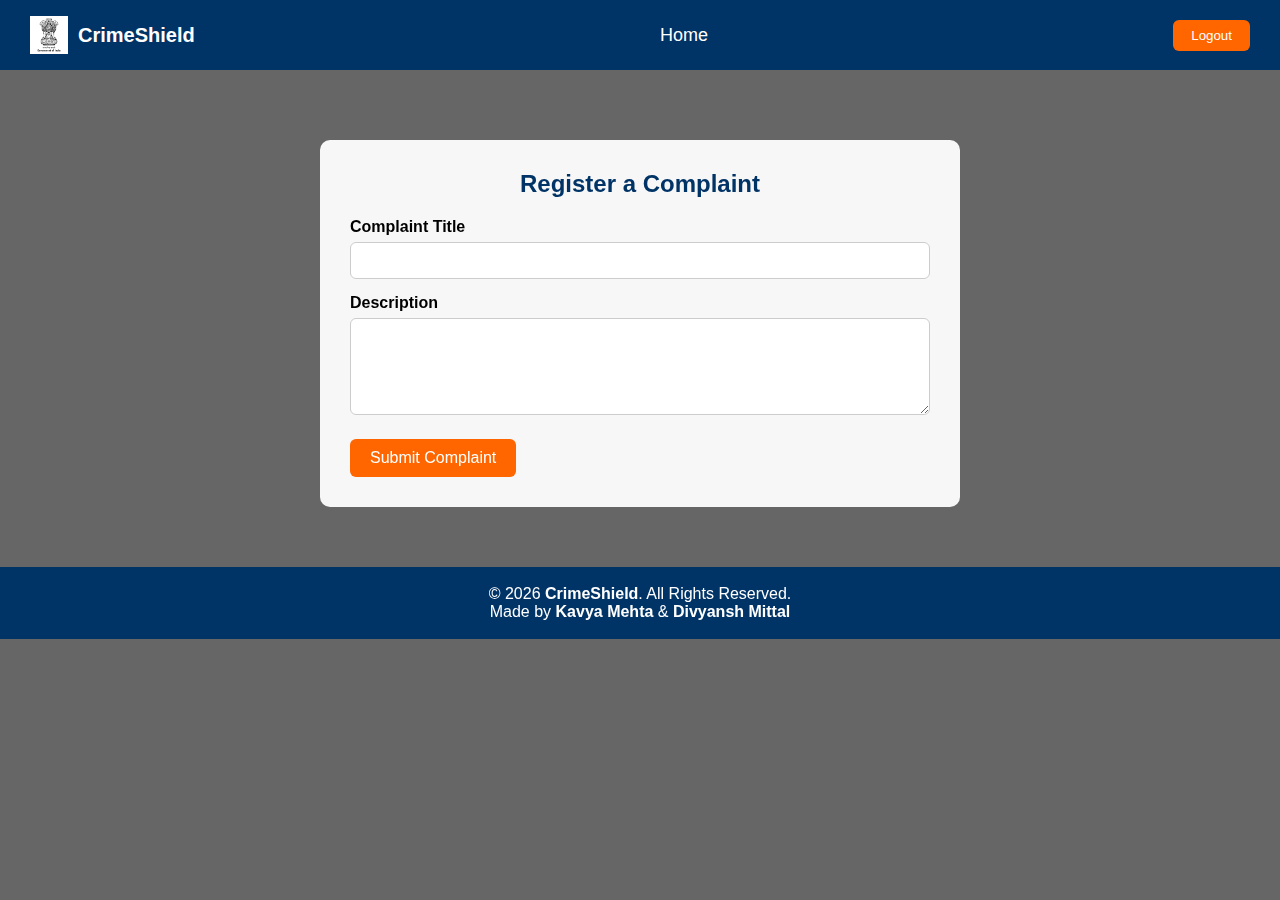
<file: report.html>
<!DOCTYPE html>
<html lang="en">
<head>
    <meta charset="UTF-8">
    <meta name="viewport" content="width=device-width, initial-scale=1.0">
    <title>CrimeShield - Report Complaint</title>

    <link rel="stylesheet" href="css/report.css">
</head>
<body>

    <!-- NAVBAR -->
    <div class="navbar">
        <a href="citizen_dashboard.html" class="logo">
            <img src="images/ashok_pillar.jpg" alt="Ashok Pillar">
            <span class="crime-title">CrimeShield</span>
        </a>

        <ul class="nav-links">
            <li><a href="citizen_dashboard.html">Home</a></li>
        </ul>

        <button class="login-btn" id="logoutBtn">Logout</button>
    </div>

    <!-- PAGE CONTENT -->
    <div class="page-content" id="pageContent">

        <div class="form-container">
            <h2>Register a <strong>Complaint</strong></h2>

            <form id="complaintForm">

                <label>Complaint Title</label>
                <input type="text" id="title" required>

                <label>Description</label>
                <textarea id="description" rows="5" required></textarea>

                <button type="submit" class="submit-btn">
                    Submit Complaint
                </button>

            </form>
        </div>

        <!-- FOOTER -->
        <footer class="footer">
            <p>© 2026 <strong>CrimeShield</strong>. All Rights Reserved.</p>
            <p>Made by <strong>Kavya Mehta</strong> & <strong>Divyansh Mittal</strong></p>
        </footer>

    </div>

    <script src="js/report.js"></script>

</body>
</html>
</file>
<file: css/sos.css>
* {
    margin: 0;
    padding: 0;
    box-sizing: border-box;
    font-family: Arial, sans-serif;
}

/* BODY & BACKGROUND */
body {
    background: url('https://c4.wallpaperflare.com/wallpaper/491/944/882/men-hands-handcuffed-wallpaper-preview.jpg')
        no-repeat center center fixed;
    background-size: cover;
    min-height: 100vh;
    position: relative;
}

body::before {
    content: "";
    position: fixed;
    inset: 0;
    background: rgba(0, 0, 0, 0.55);
    z-index: -1;
}

/* NAVBAR */
.navbar {
    position: fixed;
    top: 0;
    left: 0;
    width: 100%;
    height: 70px;
    z-index: 1000;

    display: flex;
    align-items: center;
    justify-content: space-between;
    padding: 0 30px;

    background-color: #003366;
    color: white;
}

/* LOGO */
.logo {
    display: flex;
    align-items: center;
    font-size: 21px;
    font-weight: bold;
    cursor: pointer;
}

.logo img {
    width: 38px;
    margin-right: 10px;
}

.crime-title {
    letter-spacing: 1px;
}

/* CENTER NAV LINKS */
.nav-links {
    list-style: none;
    display: flex;
    gap: 28px;

    position: absolute;
    left: 50%;
    transform: translateX(-50%);
}

.nav-links a {
    color: white;
    text-decoration: none;
    font-size: 18px;
}

/* ACTIVE PAGE UNDERLINE */
.nav-links a.active {
    border-bottom: 2px solid #ff6600;
    padding-bottom: 4px;
}

/* LOGIN BUTTON */
.login-btn {
    background-color: #ff6600;
    color: white;
    padding: 9px 18px;
    border: none;
    border-radius: 6px;
    font-size: 15px;
    cursor: pointer;
}

/* PAGE CONTENT OFFSET */
.page-content {
    padding-top: 90px;
    text-align: center;
}

/* SOS SECTION */
.container {
    margin-top: 40px;
}

.tagline {
    font-size: 27px;
    color: white;
    margin-bottom: 12px;
}

.emergency-note {
    color: #ffdada;
    margin-top: 8px;
    font-size: 16px;
}

.sos-btn {
    background-color: red;
    color: white;
    font-size: 40px;
    padding: 18px 48px;
    border-radius: 50px;
    border: none;
    cursor: pointer;
    box-shadow: 0 5px 15px rgba(255, 0, 0, 0.6);
    transition: transform 0.2s ease;
}

.sos-btn:hover {
    transform: scale(1.05);
}

/* CONTENT SECTIONS */
.info-section,
.rights-section {
    margin: 30px auto;
    width: 82%;
    background: rgba(255, 255, 255, 0.95);
    padding: 22px;
    border-radius: 10px;
    text-align: left;
}

.info-section h2,
.rights-section h2 {
    text-align: center;
    color: #003366;
    margin-bottom: 12px;
    font-size: 24px;
}

.info-section p {
    font-size: 18px;
    line-height: 1.75;
    color: #222;
    margin-bottom: 10px;
}

.info-section ul,
.rights-section ul {
    font-size: 18px;
    line-height: 1.75;
    color: #222;
}

/* FOOTER */
.footer {
    background-color: #003366;
    color: white;
    padding: 18px;
    margin-top: 40px;
    text-align: center;
}

.footer p {
    font-size: 15px;
    margin: 4px 0;
}

/* PAGE TRANSITION (SLIGHTLY SLOWER) */
.page-fade-out {
    opacity: 0;
    transform: translateY(12px);
    transition: opacity 0.45s ease, transform 0.45s ease;
}
</file>
<file: css/camera.css>
* {
    margin: 0;
    padding: 0;
    box-sizing: border-box;
    font-family: Arial, sans-serif;
}

/* BACKGROUND */
body {
    background: url('https://c4.wallpaperflare.com/wallpaper/491/944/882/men-hands-handcuffed-wallpaper-preview.jpg')
        no-repeat center center fixed;
    background-size: cover;
    min-height: 100vh;
}

body::before {
    content: "";
    position: fixed;
    inset: 0;
    background: rgba(0, 0, 0, 0.55);
    z-index: -1;
}

/* NAVBAR */
.navbar {
    position: fixed;
    top: 0;
    width: 100%;
    height: 70px;
    z-index: 1000;
    background-color: #003366;

    display: flex;
    align-items: center;
    justify-content: space-between;
    padding: 0 30px;
}

.logo {
    display: flex;
    align-items: center;
    font-size: 21px;
    font-weight: bold;
    color: white;
    cursor: pointer;
}

.logo img {
    width: 38px;
    margin-right: 10px;
}

.nav-links {
    list-style: none;
    display: flex;
    gap: 28px;
    position: absolute;
    left: 50%;
    transform: translateX(-50%);
}

.nav-links a {
    color: white;
    text-decoration: none;
    font-size: 18px;
}

.login-btn {
    background-color: #ff6600;
    color: white;
    padding: 9px 18px;
    border: none;
    border-radius: 6px;
    cursor: pointer;
}

/* PAGE CONTENT */
.page-content {
    padding-top: 100px;
    text-align: center;
}

/* CAMERA SECTION */
.camera-container {
    width: 85%;
    max-width: 600px;
    margin: 30px auto;
    background: rgba(255, 255, 255, 0.95);
    padding: 25px;
    border-radius: 12px;
}

.camera-container h1 {
    color: #003366;
    margin-bottom: 15px;
}

video {
    width: 100%;
    border-radius: 10px;
    border: 2px solid #003366;
    margin-bottom: 12px;
}

.status-text {
    font-size: 16px;
    margin-bottom: 15px;
    color: #333;
}

/* STOP BUTTON */
.stop-btn {
    background-color: #d32f2f;
    color: white;
    border: none;
    padding: 12px 25px;
    font-size: 16px;
    border-radius: 25px;
    cursor: pointer;
}

/* FOOTER */
.footer {
    background-color: #003366;
    color: white;
    padding: 18px;
    margin-top: 40px;
    text-align: center;
}

/* PAGE TRANSITION */
.page-fade-out {
    opacity: 0;
    transform: translateY(12px);
    transition: opacity 0.45s ease, transform 0.45s ease;
}
</file>
<file: css/check_status.css>
* {
    margin: 0;
    padding: 0;
    box-sizing: border-box;
    font-family: Arial, sans-serif;
}

/* BACKGROUND */
body {
    background: url('https://c4.wallpaperflare.com/wallpaper/491/944/882/men-hands-handcuffed-wallpaper-preview.jpg')
        no-repeat center center fixed;
    background-size: cover;
    min-height: 100vh;
    position: relative;
}

body::before {
    content: "";
    position: fixed;
    inset: 0;
    background: rgba(0, 0, 0, 0.6);
    z-index: -1;
}

/* NAVBAR */
.navbar {
    position: fixed;
    top: 0;
    width: 100%;
    height: 70px;
    background-color: #003366;
    display: flex;
    align-items: center;
    justify-content: space-between;
    padding: 0 30px;
    color: white;
    z-index: 1000;
}

.logo {
    display: flex;
    align-items: center;
    text-decoration: none;
    color: white;
    font-size: 20px;
    font-weight: bold;
}

.logo img {
    width: 38px;
    margin-right: 10px;
}

.nav-links {
    list-style: none;
}

.nav-links a {
    color: white;
    text-decoration: none;
    font-size: 18px;
}

.login-btn {
    background-color: #ff6600;
    color: white;
    padding: 8px 18px;
    border: none;
    border-radius: 6px;
    cursor: pointer;
}

/* PAGE CONTENT */
.page-content {
    padding-top: 100px;
    text-align: center;
}

/* FORM CONTAINER */
.form-container {
    width: 50%;
    margin: 40px auto;
    background: rgba(255, 255, 255, 0.95);
    padding: 30px;
    border-radius: 10px;
    text-align: left;
}

.form-container h2 {
    text-align: center;
    color: #003366;
    margin-bottom: 20px;
}

label {
    font-weight: bold;
    display: block;
    margin-top: 15px;
}

input {
    width: 100%;
    padding: 10px;
    margin-top: 6px;
    border-radius: 6px;
    border: 1px solid #ccc;
}

.submit-btn {
    background-color: #ff6600;
    color: white;
    padding: 10px 20px;
    border: none;
    border-radius: 6px;
    margin-top: 20px;
    cursor: pointer;
    font-size: 16px;
}

.submit-btn:hover {
    transform: scale(1.03);
}

/* RESULTS SECTION */
#results {
    margin-top: 30px;
}

.result-card {
    background: #ffffff;
    padding: 15px;
    border-radius: 8px;
    margin-bottom: 15px;
    border-left: 6px solid #003366;
}

.status-PENDING {
    border-left-color: orange;
}

.status-IN_PROGRESS {
    border-left-color: #ff6600;
}

.status-RESOLVED {
    border-left-color: green;
}

/* FOOTER */
.footer {
    background-color: #003366;
    color: white;
    padding: 18px;
    margin-top: 60px;
    text-align: center;
}

/* PAGE TRANSITION */
.page-fade-out {
    opacity: 0;
    transform: translateY(12px);
    transition: opacity 0.45s ease, transform 0.45s ease;
}
/* ================================================= */
/*              GLOBAL MOBILE SUPPORT               */
/* ================================================= */

@media (max-width: 768px) {

    /* ---------- NAVBAR ---------- */
    .navbar {
        flex-direction: column;
        height: auto;
        padding: 15px;
        gap: 10px;
        text-align: center;
    }

    .nav-links {
        position: static;
        transform: none;
        flex-direction: column;
        gap: 8px;
    }

    .nav-links a {
        font-size: 16px;
    }

    .login-btn {
        width: 100%;
    }

    .page-content {
        padding-top: 130px;
    }

    /* ---------- HEADINGS ---------- */
    h1, h2 {
        font-size: 20px;
    }

    /* ---------- BUTTONS ---------- */
    .button-container {
        width: 100%;
        padding: 0 15px;
    }

    .action-btn {
        width: 100%;
        font-size: 16px;
        padding: 12px;
    }

    /* ---------- FORMS ---------- */
    .form-card,
    .police-form {
        width: 92%;
        padding: 20px;
        margin: 20px auto;
    }

    input,
    textarea,
    select {
        width: 100%;
        font-size: 14px;
    }

    .location-row {
        flex-direction: column;
        gap: 10px;
    }

    /* ---------- TABLES ---------- */
    table {
        display: block;
        overflow-x: auto;
        white-space: nowrap;
        font-size: 13px;
    }

    th, td {
        padding: 6px;
    }

    /* ---------- SERVICE SECTION ---------- */
    .service-section {
        width: 95%;
        padding: 15px;
    }

    /* ---------- FOOTER ---------- */
    .footer {
        font-size: 13px;
        padding: 15px;
        text-align: center;
    }
}
</file>
<file: css/citizen_laws.css>
* {
    margin: 0;
    padding: 0;
    box-sizing: border-box;
    font-family: Arial, sans-serif;
}

/* BODY & BACKGROUND */
body {
    background: url('https://c4.wallpaperflare.com/wallpaper/491/944/882/men-hands-handcuffed-wallpaper-preview.jpg')
        no-repeat center center fixed;
    background-size: cover;
    min-height: 100vh;
    position: relative;
}

body::before {
    content: "";
    position: fixed;
    inset: 0;
    background: rgba(0, 0, 0, 0.55);
    z-index: -1;
}

/* NAVBAR */
.navbar {
    position: fixed;
    top: 0;
    left: 0;
    width: 100%;
    height: 70px;
    z-index: 1000;

    display: flex;
    align-items: center;
    justify-content: space-between;
    padding: 0 30px;

    background-color: #003366;
    color: white;
}

/* LOGO (CLICKABLE, SAME AS HOME) */
.logo {
    display: flex;
    align-items: center;
    font-size: 21px;
    font-weight: bold;
    cursor: pointer;
    color: white;
    text-decoration: none;
}

.logo img {
    width: 38px;
    margin-right: 10px;
}

.crime-title {
    letter-spacing: 1px;
    color: white;
}

/* CENTER NAV LINKS */
.nav-links {
    list-style: none;
    display: flex;
    gap: 28px;

    position: absolute;
    left: 50%;
    transform: translateX(-50%);
}

.nav-links a {
    color: white;
    text-decoration: none;
    font-size: 18px;
}

/* ACTIVE PAGE UNDERLINE */
.nav-links a.active {
    border-bottom: 2px solid #ff6600;
    padding-bottom: 4px;
}

/* LOGIN BUTTON */
.login-btn {
    background-color: #ff6600;
    color: white;
    padding: 9px 18px;
    border: none;
    border-radius: 6px;
    font-size: 15px;
    cursor: pointer;
}

/* PAGE CONTENT OFFSET */
.page-content {
    padding-top: 90px;
    text-align: center;
}

/* INTRO SECTION (LIKE HOME) */
.container {
    margin-top: 40px;
}

.tagline {
    font-size: 27px;
    color: white;
    margin-bottom: 12px;
}

.emergency-note {
    color: #ffdada;
    margin-top: 8px;
    font-size: 16px;
}

/* CONTENT SECTIONS */
.info-section,
.rights-section {
    margin: 30px auto;
    width: 82%;
    background: rgba(255, 255, 255, 0.95);
    padding: 22px;
    border-radius: 10px;
    text-align: left;
}

.info-section h2,
.rights-section h2 {
    text-align: center;
    color: #003366;
    margin-bottom: 12px;
    font-size: 24px;
}

.info-section p {
    font-size: 18px;
    line-height: 1.75;
    color: #222;
    margin-bottom: 10px;
}

.info-section ul,
.rights-section ul {
    font-size: 18px;
    line-height: 1.75;
    color: #222;
}

/* FOOTER */
.footer {
    background-color: #003366;
    color: white;
    padding: 18px;
    margin-top: 40px;
    text-align: center;
}

.footer p {
    font-size: 15px;
    margin: 4px 0;
}

/* PAGE TRANSITION — SAME AS HOME (THIS WAS MISSING BEFORE) */
.page-fade-out {
    opacity: 0;
    transform: translateY(12px);
    transition: opacity 0.45s ease, transform 0.45s ease;
}
</file>
<file: css/citizen_login.css>
* {
    margin: 0;
    padding: 0;
    box-sizing: border-box;
    font-family: Arial, sans-serif;
}

html, body {
    height: 100%;
}

/* BACKGROUND */
body {
    background: url('https://c4.wallpaperflare.com/wallpaper/491/944/882/men-hands-handcuffed-wallpaper-preview.jpg')
        no-repeat center center fixed;
    background-size: cover;
}

body::before {
    content: "";
    position: fixed;
    inset: 0;
    background: rgba(0,0,0,0.55);
    z-index: -1;
}

/* NAVBAR */
.navbar {
    position: fixed;
    top: 0;
    width: 100%;
    height: 70px;
    background-color: #003366;
    display: flex;
    align-items: center;
    justify-content: center;
    z-index: 1000;
}

.logo {
    position: absolute;
    left: 30px;
    display: flex;
    align-items: center;
    cursor: pointer;
}

.logo img {
    width: 38px;
    margin-right: 10px;
}

.crime-title {
    color: white;
    font-size: 20px;
    font-weight: bold;
}

.nav-links {
    list-style: none;
    display: flex;
    gap: 30px;
}

.nav-links a {
    color: white;
    text-decoration: none;
    font-size: 18px;
}

/* PAGE CONTENT */
.page-content {
    min-height: 100vh;
    padding-top: 120px;
    padding-bottom: 100px;
    display: flex;
    align-items: center;
    justify-content: center;
}

/* LOGIN BOX */
.login-box {
    background: rgba(255,255,255,0.95);
    width: 360px;
    padding: 30px;
    border-radius: 12px;
    text-align: center;
}

.login-box h2 {
    color: #003366;
    margin-bottom: 20px;
}

.login-box input {
    width: 100%;
    padding: 10px;
    margin: 10px 0;
    border-radius: 6px;
    border: 1px solid #ccc;
    font-size: 15px;
}

.primary-btn {
    background-color: #ff6600;
    color: white;
    padding: 10px;
    width: 100%;
    border: none;
    border-radius: 6px;
    font-size: 16px;
    cursor: pointer;
    margin-top: 10px;
}

.primary-btn:hover {
    background-color: #cc5500;
}

.info-text {
    margin-top: 12px;
    font-size: 14px;
    color: #333;
}

.hidden {
    display: none;
}

/* FOOTER */
.footer {
    position: fixed;
    bottom: 0;
    width: 100%;
    background-color: #003366;
    color: white;
    padding: 16px;
    text-align: center;
}

.footer p {
    font-size: 14px;
    margin: 3px 0;
}

/* PAGE TRANSITION */
.page-fade-out {
    opacity: 0;
    transform: translateY(12px);
    transition: opacity 0.45s ease, transform 0.45s ease;
}
</file>
<file: css/citizen_sos.css>
*{
    margin:0;
    padding:0;
    box-sizing:border-box;
    font-family:Arial, sans-serif;
}

body{
    background:url('https://c4.wallpaperflare.com/wallpaper/491/944/882/men-hands-handcuffed-wallpaper-preview.jpg')
    no-repeat center center fixed;
    background-size:cover;
    min-height:100vh;
    position:relative;
}

body::before{
    content:"";
    position:fixed;
    inset:0;
    background:rgba(0,0,0,0.55);
    z-index:-1;
}

/* NAVBAR */
.navbar{
    position:fixed;
    top:0;
    left:0;
    width:100%;
    height:70px;
    z-index:1000;
    display:flex;
    align-items:center;
    justify-content:space-between;
    padding:0 30px;
    background:#003366;
    color:white;
}

.logo{
    display:flex;
    align-items:center;
    font-size:21px;
    font-weight:bold;
    color:white;
    text-decoration:none;
}

.logo img{
    width:38px;
    margin-right:10px;
}

.nav-links{
    list-style:none;
    display:flex;
    gap:28px;
    position:absolute;
    left:50%;
    transform:translateX(-50%);
}

.nav-links a{
    color:white;
    text-decoration:none;
    font-size:18px;
}

.nav-links a.active{
    border-bottom:2px solid #ff6600;
    padding-bottom:4px;
}

/* LOGOUT */
.login-btn{
    background:#ff6600;
    color:white;
    padding:9px 18px;
    border:none;
    border-radius:6px;
    font-size:15px;
    cursor:pointer;
}

/* PAGE OFFSET */
.page-content{
    padding-top:90px;
    text-align:center;
}

/* HERO */
.container{
    margin-top:40px;
}

.tagline{
    font-size:27px;
    color:white;
    margin-bottom:12px;
}

.emergency-note{
    color:#ffdada;
    font-size:16px;
}

/* CAMERA */
.camera-container{
    margin:30px auto;
    width:82%;
    background:transparent;
    padding:20px;
}

#video{
    width:100%;
    max-width:600px;
    border-radius:10px;
    margin:15px 0;
}

.status-text{
    color:white;
    margin-bottom:10px;
}

.stop-btn{
    background:red;
    color:white;
    padding:12px 20px;
    border:none;
    border-radius:8px;
    cursor:pointer;
}

/* FOOTER */
.footer{
    background:#003366;
    color:white;
    padding:18px;
    margin-top:40px;
    text-align:center;
}

/* FADE */
.page-fade-out{
    opacity:0;
    transform:translateY(12px);
    transition:opacity 0.45s ease, transform 0.45s ease;
}
</file>
<file: css/contacts.css>
* {
    margin: 0;
    padding: 0;
    box-sizing: border-box;
    font-family: Arial, sans-serif;
}

/* BODY & BACKGROUND */
body {
    background: url('https://c4.wallpaperflare.com/wallpaper/491/944/882/men-hands-handcuffed-wallpaper-preview.jpg')
        no-repeat center center fixed;
    background-size: cover;
    min-height: 100vh;
    position: relative;
}

body::before {
    content: "";
    position: fixed;
    inset: 0;
    background: rgba(0, 0, 0, 0.55);
    z-index: -1;
}

/* NAVBAR */
.navbar {
    position: fixed;
    top: 0;
    left: 0;
    width: 100%;
    height: 70px;
    z-index: 1000;

    display: flex;
    align-items: center;
    justify-content: space-between;
    padding: 0 30px;

    background-color: #003366;
    color: white;
}

/* LOGO */
.logo {
    display: flex;
    align-items: center;
    font-size: 21px;
    font-weight: bold;
    cursor: pointer;
    color: white;
    text-decoration: none;
}

.logo img {
    width: 38px;
    margin-right: 10px;
}

.crime-title {
    letter-spacing: 1px;
    color: white;
}

/* CENTER NAV LINKS */
.nav-links {
    list-style: none;
    display: flex;
    gap: 28px;

    position: absolute;
    left: 50%;
    transform: translateX(-50%);
}

.nav-links a {
    color: white;
    text-decoration: none;
    font-size: 18px;
}

/* ACTIVE PAGE UNDERLINE */
.nav-links a.active {
    border-bottom: 2px solid #ff6600;
    padding-bottom: 4px;
}

/* LOGIN BUTTON */
.login-btn {
    background-color: #ff6600;
    color: white;
    padding: 9px 18px;
    border: none;
    border-radius: 6px;
    font-size: 15px;
    cursor: pointer;
}

/* PAGE CONTENT OFFSET */
.page-content {
    padding-top: 90px;
    text-align: center;
}

/* INTRO SECTION */
.container {
    margin-top: 40px;
}

.tagline {
    font-size: 27px;
    color: white;
    margin-bottom: 12px;
}

.emergency-note {
    color: #ffdada;
    margin-top: 8px;
    font-size: 16px;
}

/* CONTENT SECTION */
.info-section {
    margin: 30px auto;
    width: 82%;
    background: rgba(255, 255, 255, 0.95);
    padding: 22px;
    border-radius: 10px;
    text-align: left;
}

.info-section h2 {
    text-align: center;
    color: #003366;
    margin-bottom: 12px;
    font-size: 24px;
}

/* CONTACT LIST */
.contact-list {
    list-style: none;
    padding: 0;
    font-size: 18px;
    line-height: 1.8;
    color: #222;
}

.contact-list li {
    padding: 10px 5px;
    border-bottom: 1px solid #ddd;
}

/* FOOTER */
.footer {
    background-color: #003366;
    color: white;
    padding: 18px;
    margin-top: 40px;
    text-align: center;
}

.footer p {
    font-size: 15px;
    margin: 4px 0;
}

/* PAGE TRANSITION — SAME AS HOME */
.page-fade-out {
    opacity: 0;
    transform: translateY(12px);
    transition: opacity 0.45s ease, transform 0.45s ease;
}
</file>
<file: css/police_login.css>
* {
    margin: 0;
    padding: 0;
    box-sizing: border-box;
    font-family: Arial, sans-serif;
}

html, body {
    height: 100%;
}

/* BACKGROUND */
body {
    background: url('https://c4.wallpaperflare.com/wallpaper/491/944/882/men-hands-handcuffed-wallpaper-preview.jpg')
        no-repeat center center fixed;
    background-size: cover;
}

body::before {
    content: "";
    position: fixed;
    inset: 0;
    background: rgba(0,0,0,0.55);
    z-index: -1;
}

/* NAVBAR */
.navbar {
    position: fixed;
    top: 0;
    width: 100%;
    height: 70px;
    background-color: #003366;
    display: flex;
    align-items: center;
    justify-content: center;
    z-index: 1000;
}

.logo {
    position: absolute;
    left: 30px;
    display: flex;
    align-items: center;
    cursor: pointer;
}

.logo img {
    width: 38px;
    margin-right: 10px;
}

.crime-title {
    color: white;
    font-size: 20px;
    font-weight: bold;
}

.nav-links {
    list-style: none;
    display: flex;
    gap: 30px;
}

.nav-links a {
    color: white;
    text-decoration: none;
    font-size: 18px;
}

/* PAGE CONTENT */
.page-content {
    min-height: 100vh;
    padding-top: 120px;
    padding-bottom: 100px;
    display: flex;
    align-items: center;
    justify-content: center;
}

/* LOGIN BOX */
.login-box {
    background: rgba(255,255,255,0.96);
    width: 360px;
    padding: 30px;
    border-radius: 12px;
    text-align: center;
}

.login-box h2 {
    color: #003366;
    margin-bottom: 20px;
}

.login-box input {
    width: 100%;
    padding: 10px;
    margin: 10px 0;
    border-radius: 6px;
    border: 1px solid #ccc;
    font-size: 15px;
}

/* BUTTON */
.primary-btn {
    background-color: #ff6600;
    color: white;
    padding: 10px;
    width: 100%;
    border: none;
    border-radius: 6px;
    font-size: 16px;
    cursor: pointer;
    margin-top: 10px;
}

.primary-btn:hover {
    background-color: #cc5500;
}

/* INFO */
.info-text {
    margin-top: 14px;
    font-size: 14px;
    color: #333;
}

/* FOOTER */
.footer {
    position: fixed;
    bottom: 0;
    width: 100%;
    background-color: #003366;
    color: white;
    padding: 16px;
    text-align: center;
}

.footer p {
    font-size: 14px;
    margin: 3px 0;
}

/* PAGE TRANSITION */
.page-fade-out {
    opacity: 0;
    transform: translateY(12px);
    transition: opacity 0.45s ease, transform 0.45s ease;
}
</file>
<file: css/report.css>
* {
    margin: 0;
    padding: 0;
    box-sizing: border-box;
    font-family: Arial, sans-serif;
}

/* BODY BACKGROUND (Same theme style) */
body {
    background: url('https://c4.wallpaperflare.com/wallpaper/491/944/882/men-hands-handcuffed-wallpaper-preview.jpg')
        no-repeat center center fixed;
    background-size: cover;
    min-height: 100vh;
    position: relative;
}

body::before {
    content: "";
    position: fixed;
    inset: 0;
    background: rgba(0, 0, 0, 0.6);
    z-index: -1;
}

/* NAVBAR */
.navbar {
    position: fixed;
    top: 0;
    width: 100%;
    height: 70px;
    background-color: #003366;
    display: flex;
    align-items: center;
    justify-content: space-between;
    padding: 0 30px;
    color: white;
    z-index: 1000;
}

.logo {
    display: flex;
    align-items: center;
    text-decoration: none;
    color: white;
    font-size: 20px;
    font-weight: bold;
}

.logo img {
    width: 38px;
    margin-right: 10px;
}

.nav-links {
    list-style: none;
}

.nav-links a {
    color: white;
    text-decoration: none;
    font-size: 18px;
}

.login-btn {
    background-color: #ff6600;
    color: white;
    padding: 8px 18px;
    border: none;
    border-radius: 6px;
    cursor: pointer;
}

/* PAGE CONTENT OFFSET */
.page-content {
    padding-top: 100px;
    text-align: center;
}

/* FORM CONTAINER */
.form-container {
    width: 50%;
    margin: 40px auto;
    background: rgba(255, 255, 255, 0.95);
    padding: 30px;
    border-radius: 10px;
    text-align: left;
}

.form-container h2 {
    text-align: center;
    color: #003366;
    margin-bottom: 20px;
}

label {
    font-weight: bold;
    display: block;
    margin-top: 15px;
}

input,
textarea {
    width: 100%;
    padding: 10px;
    margin-top: 6px;
    border-radius: 6px;
    border: 1px solid #ccc;
}

/* SUBMIT BUTTON */
.submit-btn {
    background-color: #ff6600;
    color: white;
    padding: 10px 20px;
    border: none;
    border-radius: 6px;
    margin-top: 20px;
    cursor: pointer;
    font-size: 16px;
}

.submit-btn:hover {
    transform: scale(1.03);
}

/* FOOTER */
.footer {
    background-color: #003366;
    color: white;
    padding: 18px;
    margin-top: 60px;
    text-align: center;
}

/* PAGE TRANSITION */
.page-fade-out {
    opacity: 0;
    transform: translateY(12px);
    transition: opacity 0.45s ease, transform 0.45s ease;
}
/* ================================================= */
/*              GLOBAL MOBILE SUPPORT               */
/* ================================================= */

@media (max-width: 768px) {

    /* ---------- NAVBAR ---------- */
    .navbar {
        flex-direction: column;
        height: auto;
        padding: 15px;
        gap: 10px;
        text-align: center;
    }

    .nav-links {
        position: static;
        transform: none;
        flex-direction: column;
        gap: 8px;
    }

    .nav-links a {
        font-size: 16px;
    }

    .login-btn {
        width: 100%;
    }

    .page-content {
        padding-top: 130px;
    }

    /* ---------- HEADINGS ---------- */
    h1, h2 {
        font-size: 20px;
    }

    /* ---------- BUTTONS ---------- */
    .button-container {
        width: 100%;
        padding: 0 15px;
    }

    .action-btn {
        width: 100%;
        font-size: 16px;
        padding: 12px;
    }

    /* ---------- FORMS ---------- */
    .form-card,
    .police-form {
        width: 92%;
        padding: 20px;
        margin: 20px auto;
    }

    input,
    textarea,
    select {
        width: 100%;
        font-size: 14px;
    }

    .location-row {
        flex-direction: column;
        gap: 10px;
    }

    /* ---------- TABLES ---------- */
    table {
        display: block;
        overflow-x: auto;
        white-space: nowrap;
        font-size: 13px;
    }

    th, td {
        padding: 6px;
    }

    /* ---------- SERVICE SECTION ---------- */
    .service-section {
        width: 95%;
        padding: 15px;
    }

    /* ---------- FOOTER ---------- */
    .footer {
        font-size: 13px;
        padding: 15px;
        text-align: center;
    }
}
</file>
<file: css/login.css>
/* RESET */
* {
    margin: 0;
    padding: 0;
    box-sizing: border-box;
    font-family: Arial, sans-serif;
}

html, body {
    height: 100%;
}

/* BACKGROUND */
body {
    background: url('https://c4.wallpaperflare.com/wallpaper/491/944/882/men-hands-handcuffed-wallpaper-preview.jpg')
        no-repeat center center fixed;
    background-size: cover;
}

body::before {
    content: "";
    position: fixed;
    inset: 0;
    background: rgba(0,0,0,0.55);
    z-index: -1;
}

/* NAVBAR */
.navbar {
    position: fixed;
    top: 0;
    width: 100%;
    height: 70px;
    background: #003366;
    display: flex;
    align-items: center;
    justify-content: center;
    z-index: 1000;
}

.logo {
    position: absolute;
    left: 30px;
    display: flex;
    align-items: center;
    cursor: pointer;
}

.logo img {
    width: 38px;
    margin-right: 10px;
}

.crime-title {
    color: white;
    font-size: 20px;
    font-weight: bold;
}

.nav-links {
    list-style: none;
    display: flex;
    gap: 30px;
}

.nav-links a {
    color: white;
    text-decoration: none;
    font-size: 18px;
}

/* CONTENT */
.page-content {
    min-height: 100vh;
    padding-top: 120px;
    padding-bottom: 90px;
    text-align: center;
}

/* TITLE */
.select-title {
    color: white;
    font-size: 26px;
    margin-bottom: 40px;
}

/* ROLE CARDS */
.role-container {
    display: flex;
    justify-content: center;
    gap: 50px;
    flex-wrap: wrap;
}

.role-card {
    background: rgba(255,255,255,0.95);
    width: 260px;
    padding: 20px;
    border-radius: 12px;
    cursor: pointer;
    transition: transform 0.3s ease, box-shadow 0.3s ease;
}

.role-card:hover {
    transform: translateY(-8px);
    box-shadow: 0 10px 20px rgba(0,0,0,0.3);
}

.role-card img {
    width: 120px;
    height: 120px;
    object-fit: cover;
    margin-bottom: 15px;
}

.role-card h3 {
    color: #003366;
    margin-bottom: 8px;
}

.role-card p {
    font-size: 14px;
    color: #333;
}

/* FOOTER */
.footer {
    position: fixed;
    bottom: 0;
    width: 100%;
    background: #003366;
    color: white;
    padding: 16px;
    text-align: center;
}

.footer p {
    font-size: 14px;
    margin: 3px 0;
}

/* PAGE TRANSITION */
.page-fade-out {
    opacity: 0;
    transform: translateY(12px);
    transition: opacity 0.45s ease, transform 0.45s ease;
}
</file>
<file: css/police_dashboard.css>
/* GLOBAL RESPONSIVE RESET */
html {
    font-size: 16px;
}

img {
    max-width: 100%;
    height: auto;
}

table {
    width: 100%;
    border-collapse: collapse;
}
* {
    margin: 0;
    padding: 0;
    box-sizing: border-box;
    font-family: Arial, sans-serif;
}

html, body {
    height: 100%;
}

/* BACKGROUND */
body {
    background: url('https://st.depositphotos.com/1147338/57576/i/450/depositphotos_575764566-stock-photo-indian-police-hat-table.jpg')
        no-repeat center center fixed;
    background-size: cover;
    min-height: 100vh;
    position: relative;
}

body::before {
    content: "";
    position: fixed;
    inset: 0;
    background: rgba(0, 0, 0, 0.6);
    z-index: -1;
}

/* NAVBAR */
.navbar {
    position: fixed;
    top: 0;
    left: 0;
    width: 100%;
    height: 70px;
    z-index: 1000;

    display: flex;
    align-items: center;
    justify-content: space-between;
    padding: 0 30px;

    background-color: #003366;
    color: white;
}

/* LOGO */
.logo {
    display: flex;
    align-items: center;
    font-size: 21px;
    font-weight: bold;
    text-decoration: none;
    color: white;
}

.logo img {
    width: 38px;
    margin-right: 10px;
}

.crime-title {
    letter-spacing: 1px;
}

/* NAV LINKS */
.nav-links {
    list-style: none;
    display: flex;
    gap: 28px;

    position: absolute;
    left: 50%;
    transform: translateX(-50%);
}

.nav-links a {
    color: white;
    text-decoration: none;
    font-size: 18px;
}

.nav-links a.active {
    border-bottom: 2px solid #ff6600;
    padding-bottom: 4px;
}

/* LOGOUT BUTTON */
.login-btn {
    background-color: #ff6600;
    color: white;
    padding: 9px 18px;
    border: none;
    border-radius: 6px;
    font-size: 15px;
    cursor: pointer;
    transition: transform 0.2s ease;
}

.login-btn:hover {
    transform: scale(1.05);
}

/* PAGE OFFSET */
.page-content {
    padding-top: 100px;
    text-align: center;
    min-height: calc(100vh - 70px);
    display: flex;
    flex-direction: column;
}

/* GREETING */
.container {
    margin-bottom: 20px;
}

.greeting {
    font-size: 30px;
    color: white;
    font-weight: bold;
}

/* SECTION */
.service-section {
    width: 85%;
    margin: 20px auto;
    background: transparent;
    padding: 25px;
    border-radius: 10px;
}

.service-section h2 {
    color: white;
    margin-bottom: 15px;
}

/* BUTTONS */
.button-container {
    display: flex;
    flex-direction: column;
    align-items: center;
    gap: 15px;
}

.action-btn {
    background-color: #ff6600;
    color: white;
    font-size: 18px;
    padding: 12px 25px;
    border: none;
    border-radius: 8px;
    cursor: pointer;
    width: 260px;
    transition: transform 0.2s ease;
}

.action-btn:hover {
    transform: scale(1.05);
}

/* =========================
   CLEAN DATABASE TABLE
========================= */

#databaseContent {
    margin-top: 20px;
    overflow-x: auto;
}

.clean-table {
    width: 100%;
    border-collapse: collapse;
    background-color: white;
    border-radius: 8px;
    overflow: hidden;
}

.clean-table thead {
    background-color: #003366;
    color: white;
}

.clean-table th,
.clean-table td {
    padding: 12px;
    text-align: center;
    font-size: 14px;
}

.clean-table tbody tr:nth-child(even) {
    background-color: #f2f2f2;
}

.clean-table tbody tr:hover {
    background-color: #e6eef7;
}

/* STATUS BADGES */

.status-badge {
    padding: 5px 10px;
    border-radius: 12px;
    font-size: 12px;
    font-weight: bold;
    color: white;
}

.status-PENDING {
    background-color: #999999;
}

.status-IN_PROGRESS {
    background-color: #ff6600;
}

.status-RESOLVED {
    background-color: #2e8b57;
}

.status-ACTIVE {
    background-color: red;
}

/* VIDEO LINK */

.video-link {
    color: #003366;
    font-weight: bold;
    text-decoration: none;
}

.video-link:hover {
    text-decoration: underline;
}

/* =========================
   MAP SECTION
========================= */

#mapContainer {
    width: 85%;
    height: 450px;
    margin: 30px auto;
    border-radius: 10px;
    overflow: hidden;
}

#policeMap {
    width: 100%;
    height: 100%;
}

/* FOOTER */
.footer {
    background-color: #003366;
    color: white;
    padding: 18px;
    margin-top: auto;
}

.footer p {
    font-size: 15px;
    margin: 4px 0;
}

/* PAGE ANIMATION */
.page-fade-out {
    opacity: 0;
    transform: translateY(12px);
    transition: opacity 0.45s ease, transform 0.45s ease;
}
/* ============================= */
/* POLICE FORM STYLING */
/* ============================= */

.form-card {
    width: 420px;
    margin: 40px auto;
    background: rgba(255,255,255,0.95);
    padding: 30px;
    border-radius: 12px;
    box-shadow: 0 10px 25px rgba(0,0,0,0.3);
    display: flex;
    flex-direction: column;
    gap: 15px;
}

.form-card input,
.form-card textarea {
    padding: 10px;
    border-radius: 6px;
    border: 1px solid #ccc;
    font-size: 15px;
    width: 100%;
}

.form-card textarea {
    resize: none;
    height: 90px;
}

.location-row {
    display: flex;
    gap: 10px;
}

.location-row input {
    flex: 1;
}
/* ================= MOBILE NAVBAR ================= */
@media (max-width: 768px) {

    .navbar {
        flex-direction: column;
        height: auto;
        padding: 15px;
        gap: 10px;
        text-align: center;
    }

    .nav-links {
        position: static;
        transform: none;
        margin-top: 5px;
    }

    .nav-links a {
        font-size: 16px;
    }

    .login-btn {
        width: 100%;
    }

    .page-content {
        padding-top: 130px;
    }
}
@media (max-width: 768px) {

    .button-container {
        width: 100%;
        padding: 0 15px;
    }

    .action-btn {
        width: 100%;
        font-size: 16px;
    }
}
@media (max-width: 768px) {

    .form-card {
        width: 92%;
        padding: 20px;
    }

    .location-row {
        flex-direction: column;
    }

    .form-card input,
    .form-card textarea {
        font-size: 14px;
    }
}
@media (max-width: 768px) {

    table {
        display: block;
        overflow-x: auto;
        white-space: nowrap;
        font-size: 13px;
    }

    th, td {
        padding: 6px;
    }
}
@media (max-width: 768px) {
    .footer {
        font-size: 13px;
        padding: 15px;
    }
}
/* ================================================= */
/*              GLOBAL MOBILE SUPPORT               */
/* ================================================= */

@media (max-width: 768px) {

    /* ---------- NAVBAR ---------- */
    .navbar {
        flex-direction: column;
        height: auto;
        padding: 15px;
        gap: 10px;
        text-align: center;
    }

    .nav-links {
        position: static;
        transform: none;
        flex-direction: column;
        gap: 8px;
    }

    .nav-links a {
        font-size: 16px;
    }

    .login-btn {
        width: 100%;
    }

    .page-content {
        padding-top: 130px;
    }

    /* ---------- HEADINGS ---------- */
    h1, h2 {
        font-size: 20px;
    }

    /* ---------- BUTTONS ---------- */
    .button-container {
        width: 100%;
        padding: 0 15px;
    }

    .action-btn {
        width: 100%;
        font-size: 16px;
        padding: 12px;
    }

    /* ---------- FORMS ---------- */
    .form-card,
    .police-form {
        width: 92%;
        padding: 20px;
        margin: 20px auto;
    }

    input,
    textarea,
    select {
        width: 100%;
        font-size: 14px;
    }

    .location-row {
        flex-direction: column;
        gap: 10px;
    }

    /* ---------- TABLES ---------- */
    table {
        display: block;
        overflow-x: auto;
        white-space: nowrap;
        font-size: 13px;
    }

    th, td {
        padding: 6px;
    }

    /* ---------- SERVICE SECTION ---------- */
    .service-section {
        width: 95%;
        padding: 15px;
    }

    /* ---------- FOOTER ---------- */
    .footer {
        font-size: 13px;
        padding: 15px;
        text-align: center;
    }
}
</file>
